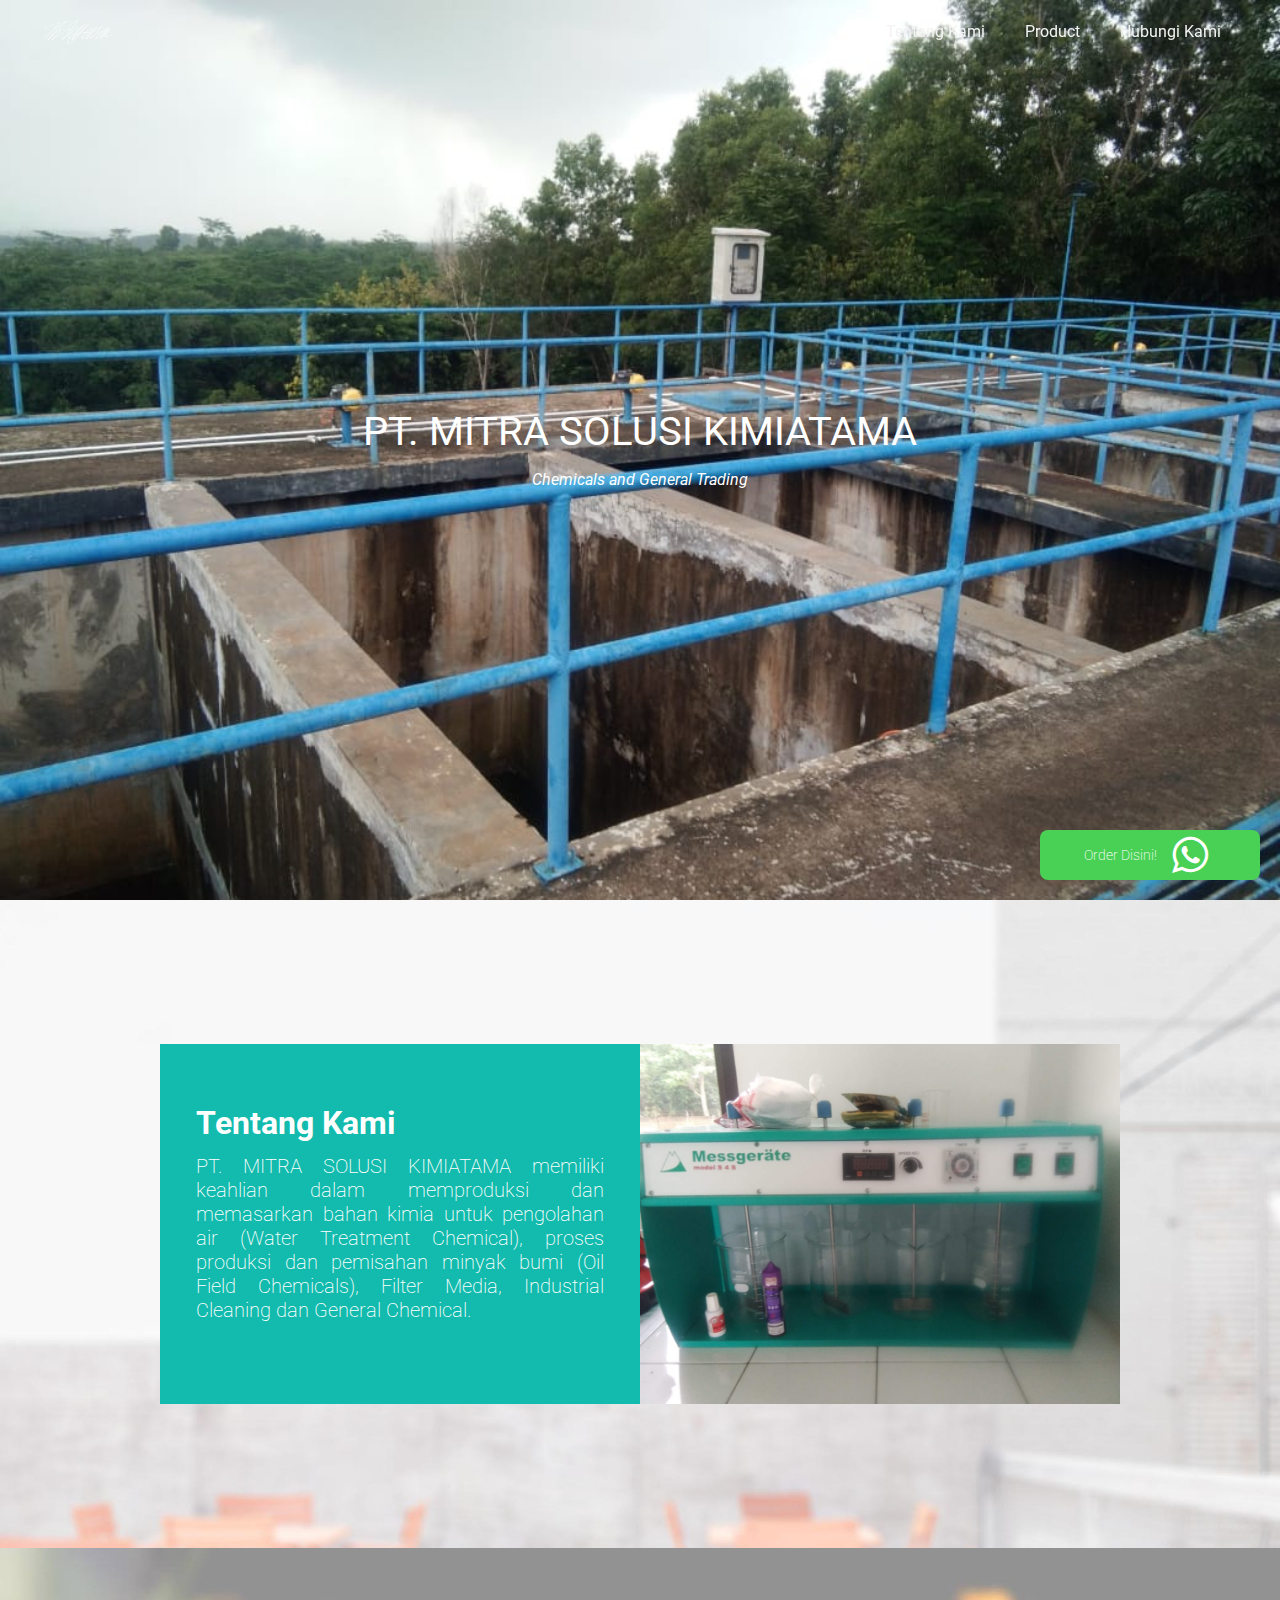
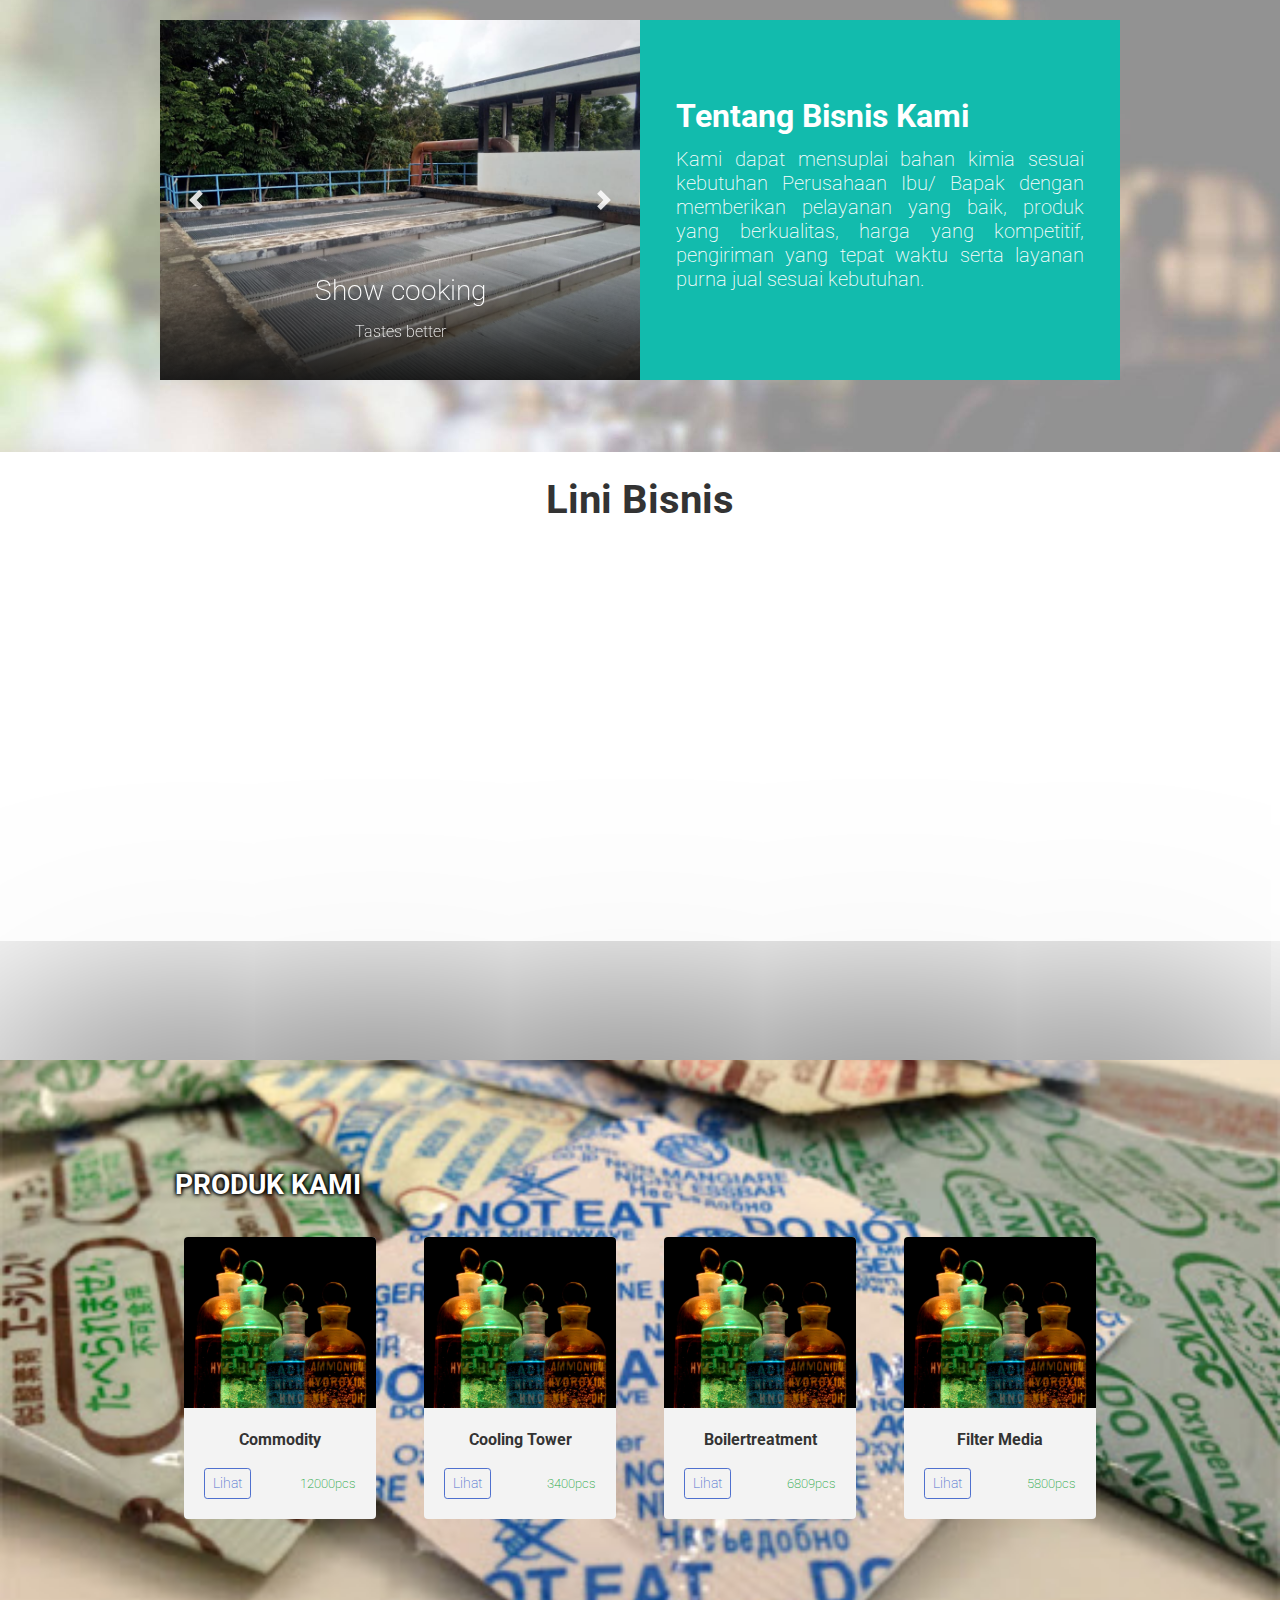
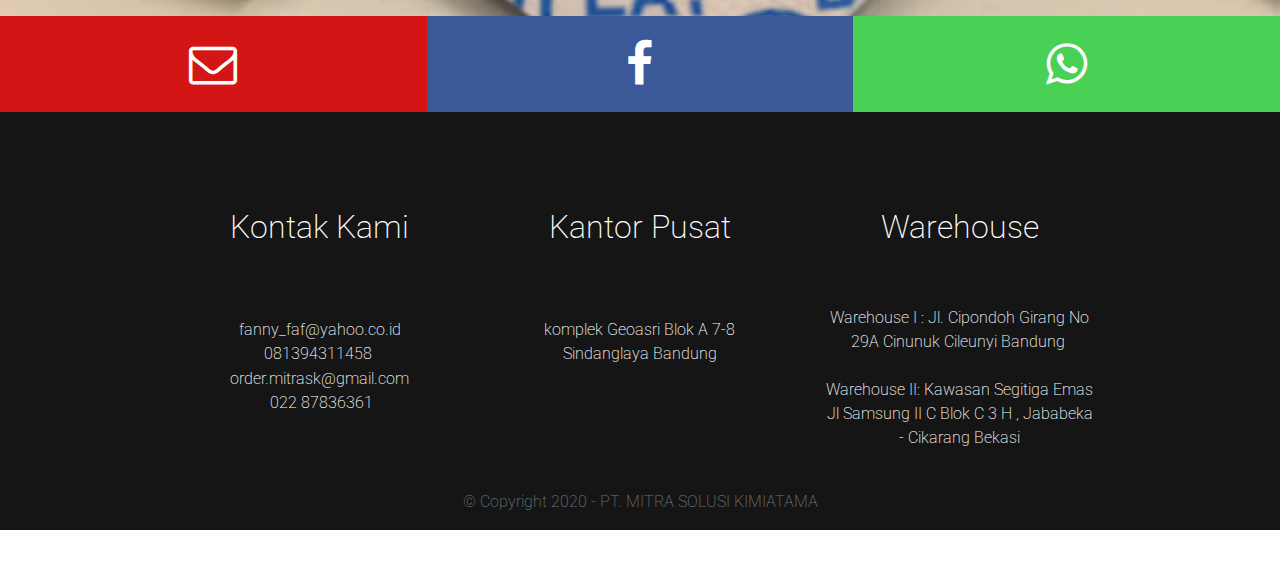
<file: index.html>
<!DOCTYPE html>
<html>

<head>
  <meta charset="utf-8">
  <meta name="viewport" content="width=device-width, initial-scale=1">
  <!-- PAGE settings -->
  <link rel="icon" href="assets/Image/3.png">
  <title>Kimiatama</title>
  <!-- CSS dependencies -->
  <link rel="stylesheet" href="https://cdnjs.cloudflare.com/ajax/libs/font-awesome/4.7.0/css/font-awesome.min.css" type="text/css">
  <link rel="stylesheet" href="aquamarine.css" type="text/css">
  <!-- Script: Make my navbar transparent when the document is scrolled to top -->
  <script src="js/navbar-ontop.js"></script>
  <!-- Script: Animated entrance -->
  <script src="js/animate-in.js"></script>
</head>

<body>
  <!-- Navbar -->
  <!-- Cover -->
  <div class="py-5 text-center text-white h-100 align-items-center d-flex section-parallax" >
    <div class="py-5 container-fluid">
      <div class="row text-center">
        <div class="mx-auto col-lg-8 col-md-10">
          <h1><b>PT. MITRA SOLUSI KIMIATAMA</b></h1><i><b>Chemicals and General Trading</b></i>
        </div>
      </div>
    </div>
  </div>
  <nav class="navbar navbar-expand-lg navbar-dark fixed-top bg-primary">
    <div class="container-fluid">
      <div class="row">
        <div class="col-md-12"><img class="img-fluid d-block rounded-circle" src="assets/Image/3.png" width="75"></div>
      </div> <button class="navbar-toggler navbar-toggler-right border-0 collapsed" type="button" data-toggle="collapse" data-target="#navbar4" aria-expanded="false">
        <span class="navbar-toggler-icon"></span>
      </button>
      <div class="navbar-collapse collapse justify-content-center" id="navbar4">
        <ul class="navbar-nav ml-auto">
          <li class="nav-item mx-2 text-light">
            <a class="nav-link" href="#asd"><b class="text-light">Tentang Kami</b></a>
          </li>
          <li class="nav-item mx-2">
            <a class="nav-link" href="#menu"><b class="text-light">Product</b></a>
          </li>
          <li class="nav-item mx-2">
            <a class="nav-link" href="#venue"><b class="text-light">Hubungi Kami</b></a>
          </li>
        </ul>
      </div>
    </div>
  </nav>
  <!-- Intro -->
  <div class="py-5" style="	background-image: url(&quot;assets/Image/cover_light_2.jpg&quot;);	background-position: top left;	background-size: 1000;	background-repeat: no-repeat;" id="asd">
    <div class="container">
      <div class="row my-5 bg-primary">
        <div class="p-4 col-md-6 rounded my-3" >
          <h2 class=" mb-2"><b><b>Tentang Kami</b></b></h2>
          <h5 class="text-justify">PT. MITRA SOLUSI KIMIATAMA memiliki keahlian dalam memproduksi dan memasarkan bahan kimia untuk pengolahan air (Water Treatment Chemical), proses produksi dan pemisahan minyak bumi (Oil Field Chemicals), Filter Media, Industrial Cleaning dan General Chemical.</h5>
        </div>
        <div class="p-0 col-md-6 d-none d-md-block">
          <img class="img-fluid d-block section-dark" src="assets/Image/WhatsApp Image 2020-06-20 at 02.31.27 (2).jpeg"> </div>
      </div>
    </div>
  </div>
  <div class="py-5" style="	background-image: url(&quot;assets/Image/cover_light_4.jpg&quot;);	background-position: top left;	background-size: 1000;	background-repeat: no-repeat;" id="asd">
    <div class="container">
      <div class="row">
        <div class="col-md-12">
          <div class="row bg-primary">
            <div class="p-0 col-md-6">
              <div class="carousel slide" data-ride="carousel" id="carousel1">
                <div class="carousel-inner" role="listbox">
                  <div class="carousel-item">
                    <img class="d-block img-fluid w-100" src="assets/Image/Home.jpeg" alt="first slide">
                    <div class="carousel-caption">
                      <h3>Dining room</h3>
                      <p>Good architecture, better food</p>
                    </div>
                  </div>
                  <div class="carousel-item active">
                    <img class="d-block img-fluid w-100" src="assets/Image/WhatsApp Image 2020-06-20 at 02.31.27.jpeg" data-holder-rendered="true">
                    <div class="carousel-caption">
                      <h3>Show cooking</h3>
                      <p>Tastes better</p>
                    </div>
                  </div>
                  <div class="carousel-item">
                    <img class="d-block img-fluid w-100" src="assets/Image/WhatsApp Image 2020-06-20 at 02.31.27 (2).jpeg" data-holder-rendered="true">
                    <div class="carousel-caption">
                      <h3>Relax area</h3>
                      <p>Take the time to chill</p>
                    </div>
                  </div>
                </div>
                <a class="carousel-control-prev" href="#carousel1" role="button" data-slide="prev"> <span class="carousel-control-prev-icon" aria-hidden="true"></span> <span class="sr-only">Previous</span> </a>
                <a class="carousel-control-next" href="#carousel1" role="button" data-slide="next"> <span class="carousel-control-next-icon" aria-hidden="true"></span> <span class="sr-only">Next</span> </a>
              </div>
            </div>
            <div class="p-4 col-md-6 align-self-center text-justify">
              <div class="row">
                <div class="col-md-12">
                  <h2 class="mb-2 text-left"><b><b>Tentang Bisnis Kami</b></b></h2>
                </div>
              </div>
              <h5>Kami dapat mensuplai bahan kimia sesuai kebutuhan Perusahaan Ibu/ Bapak dengan memberikan pelayanan yang baik, produk yang berkualitas, harga yang kompetitif, pengiriman yang tepat waktu serta layanan purna jual sesuai kebutuhan.</h5>
            </div>
          </div>
        </div>
      </div>
    </div>
  </div>
  <!-- Gallery -->
  <!-- Menu -->
  <!-- Carousel reviews -->
  <!-- Carousel venue -->
  <div class="py-3 text-center">
    <div class="container">
      <div class="row">
        <div class="col-md-12 text-center">
          <h1 class=""><b><b>Lini Bisnis</b></b></h1>
        </div>
      </div>
      <div class="row justify-content-center">
        <div class="col-md-4 p-4 animate-in-left">
          <img class="img-fluid d-block mx-auto rounded" src="assets/Image/icon-automation.png" width="125">
          <h4 class="mt-1"> <b>Produksi</b></h4>
          <p> Lorem ipsum, dolor sit amet consectetur adipisicing elit. Commodi accusamus voluptatibus rerum odio ipsam eligendi rem&nbsp;</p>
        </div>
        <div class="col-md-4  p-4 animate-in-down"> <img class="img-fluid d-block mx-auto rounded" src="assets/Image/pemasaran.png" width="125">
          <h4 class="mt-1"> <b>Pemasaran</b></h4>
          <p>Lorem ipsum, dolor sit amet consectetur adipisicing elit. Commodi accusamus voluptatibus rerum odio ipsam eligendi rem </p>
        </div>
        <div class="col-md-4 p-4 animate-in-right">
          <img class="img-fluid d-block mx-auto rounded" src="assets/Image/supplier.png" width="125">
          <h4 class="mt-1"> <b>Supplier</b></h4>
          <p>Lorem ipsum, dolor sit amet consectetur adipisicing elit. Commodi accusamus voluptatibus rerum odio ipsam eligendi rem </p>
        </div>
      </div>
    </div>
  </div>
  <div class="py-5">
    <div class="container">
    </div>
  </div>
  <div class="py-5" style="	background-image: url(assets/Image/1.jpg);	background-position: top bottom;	background-size: 1000;	background-repeat: no-repeat;	box-shadow: 0px 0px 1000px  black;">
    <div class="container carousel">
      <div class="row">
        <div class="col-md-12">
          <h3 class="text-white text-uppercase mb-2 text-left pt-4"><b><b style="	text-shadow: 0px 0px 4px black, 0px 0px 4px black, 0px 0px 4px black;" class="mb-1">produk kami</b></b></h3>
        </div>
      </div>
      <div class="row">
         <div class="col-md-3 col-6 p-3 hovereffect" >
          <div class="card box-shadow">
            <img class="card-img-top" src="assets/Image/Chemicals_in_flasks.jpg">
            <div class="card-body">
              <p class="break text-nowrap"><b><b>Commodity</b></b></p>
              <div class="d-flex justify-content-between align-items-center">
                <div class="btn-group">
                  <a class="btn btn-outline-secondary btn-sm" href="Commodity.html">Lihat</a>
                </div> <small class="text-success">12000pcs</small>
              </div>
            </div>
          </div>
        </div>
        <div class="col-md-3 col-6 p-3 hovereffect">
          <div class="card box-shadow">
            <img class="card-img-top" src="assets/Image/Chemicals_in_flasks.jpg">
            <div class="card-body">
              <p class="break text-nowrap"><b><b>Cooling Tower</b></b></p>
              <div class="d-flex justify-content-between align-items-center">
                <div class="btn-group">
                  <a class="btn btn-outline-secondary btn-sm" href="#">Lihat</a>
                </div> <small class="text-success">3400pcs</small>
              </div>
            </div>
          </div>
        </div>
        <div class="col-md-3 col-6 p-3 hovereffect">
          <div class="card box-shadow">
            <img class="card-img-top" src="assets/Image/Chemicals_in_flasks.jpg">
            <div class="card-body">
              <p class="break text-nowrap"><b><b>Boilertreatment</b></b></p>
              <div class="d-flex justify-content-between align-items-center">
                <div class="btn-group">
                  <a class="btn btn-outline-secondary btn-sm" href="#">Lihat</a>
                </div> <small class="text-success">6809pcs</small>
              </div>
            </div>
          </div>
        </div>
        <div class="col-md-3 col-6 p-3 hovereffect">
          <div class="card box-shadow">
            <img class="card-img-top" src="assets/Image/Chemicals_in_flasks.jpg">
            <div class="card-body">
              <p class="break text-nowrap"><b><b>Filter</b> <b>Media</b></b></p>
              <div class="d-flex justify-content-between align-items-center">
                <div class="btn-group">
                  <a class="btn btn-outline-secondary btn-sm" href="#">Lihat</a>
                </div> <small class="text-success">5800pcs</small>
              </div>
            </div>
          </div>
        </div>
      </div>
      <div class="row">
        <div class="col-md-12">
          <div class="row">
          </div>
          <div class="row">
          </div>
        </div>
      </div>
    </div>
  </div>
  <div class="">
    <div class="container-fluid">
      <div class="row">
        <div class="col-md-12">
          <div class="row">
            <div class="col-md-4 col-4 text-center" style="	background-image: linear-gradient(to bottom, #d41515, #d41515);	background-position: top left;	background-size: 100%;	background-repeat: repeat;"><i class="fa fa-fw fa-3x text-white my-3 fa-envelope-o"></i></div>
            <div class="col-md-4 col-4 text-center" style="	background-image: linear-gradient(to bottom, rgb(59, 89, 152), rgb(59, 89, 152));	background-position: top left;	background-size: 100%;	background-repeat: repeat;"><i class="fa fa-fw fa-facebook fa-3x text-white py-3"></i></div>
            <div class="col-md-4 col-4 text-center" style="	background-image: linear-gradient(to bottom, #49d155, #49d155);	background-position: top left;	background-size: 100%;	background-repeat: repeat;"><i class="fa fa-fw fa-3x text-white my-3 fa-whatsapp"></i></div>
          </div>
        </div>
      </div>
    </div>
  </div>
  <!-- Events -->
  <!-- Parallax section -->
  <!-- Footer -->
  <div class="text-center bg-dark pt-5">
    <div class="container">
      <div class="row">
        <div class="col-md-4 p-3 text-center" >
          <h2 class="mb-4">Kontak Kami</h2>
          <div class="row">
            <div class="col-md-12 py-4">
              <div class="row">
                <div class="col-md-12">
                  <p class="m-0 text-center">
                    <a href="tel:+246 - 542 550 5462" class="text-white"> fanny_faf@yahoo.co.id</a>
                  </p>
                  <p class="m-0 text-center">
                    <a href="tel:+246 - 542 550 5462" class="text-white"> 081394311458&nbsp;</a></p>
                </div>
              </div>
              <div class="row">
                <div class="col-md-12">
                </div>
              </div>
              <div class="row">
                <div class="col-md-12">
                  <p class="m-0 text-center">
                    <a href="tel:+246 - 542 550 5462" class="text-white"> order.mitrask@gmail.com</a>
                  </p>
                  <p class="m-0 text-center"><a href="tel:+246 - 542 550 5462" class="text-white">&nbsp;022 87836361</a></p>
                </div>
              </div>
            </div>
          </div>
        </div>
        <div class="col-md-4 p-3">
          <h2 class="mb-4">Kantor Pusat</h2>
          <p  class="py-4">komplek Geoasri Blok A 7-8 Sindanglaya Bandung</p>
        </div>
        <div class="col-md-4 p-3">
          <h2 class="mb-4">Warehouse</h2>
          <p ><br>Warehouse I : Jl. Cipondoh Girang No 29A Cinunuk Cileunyi Bandung&nbsp;<br><br>Warehouse II: Kawasan Segitiga Emas Jl Samsung II C Blok C 3 H , Jababeka - Cikarang Bekasi</p>
        </div>
      </div>
      <div class="row">
        <div class="col-md-12">
          <p class="text-center text-muted">© Copyright 2020 -&nbsp;PT. MITRA SOLUSI KIMIATAMA</p>
        </div>
      </div>
    </div>
  </div>
  <!-- JavaScript dependencies -->
  <script src="https://code.jquery.com/jquery-3.3.1.min.js"></script>
  <script src="https://cdnjs.cloudflare.com/ajax/libs/popper.js/1.14.3/umd/popper.min.js" integrity="sha384-ZMP7rVo3mIykV+2+9J3UJ46jBk0WLaUAdn689aCwoqbBJiSnjAK/l8WvCWPIPm49" crossorigin="anonymous"></script>
  <script src="https://stackpath.bootstrapcdn.com/bootstrap/4.1.3/js/bootstrap.min.js" integrity="sha384-ChfqqxuZUCnJSK3+MXmPNIyE6ZbWh2IMqE241rYiqJxyMiZ6OW/JmZQ5stwEULTy" crossorigin="anonymous"></script>
  <!-- Script: Smooth scrolling between anchors in the same page -->
  <script src="js/smooth-scroll.js"></script>
  <pingendo onclick="window.open('https://api.whatsapp.com/send?phone=082298913522&text=Hallo')" style="cursor:pointer;position: fixed;bottom: 20px;right:20px;padding:4px;background-color: #49d155;border-radius: 8px; width:220px;display:flex;flex-direction:row;align-items:center;justify-content:center;font-size:14px;color:white">Order Disini!&nbsp;&nbsp;<i class="fa fa-fw fa-3x text-white fa-whatsapp" class="d-block" alt="Pingendo logo" height="16"></pingendo>
</body>

</html>
</file>
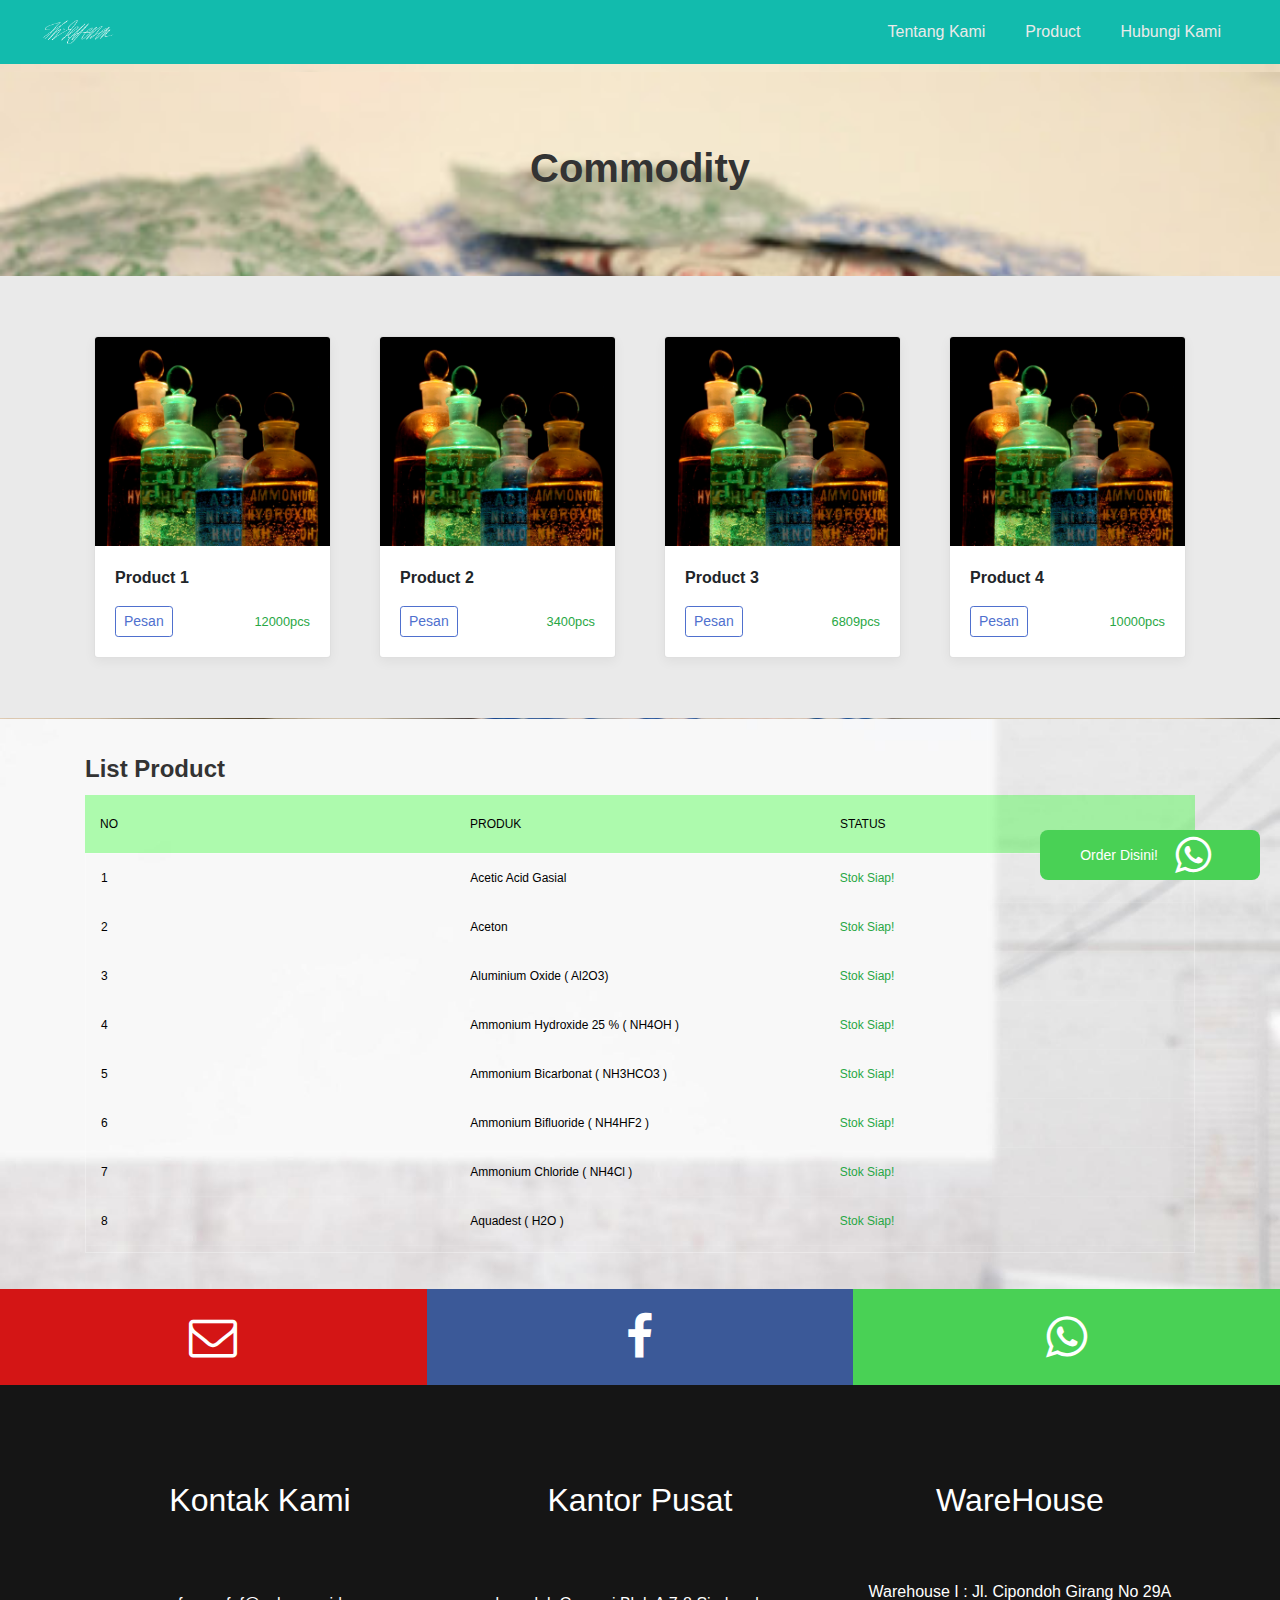
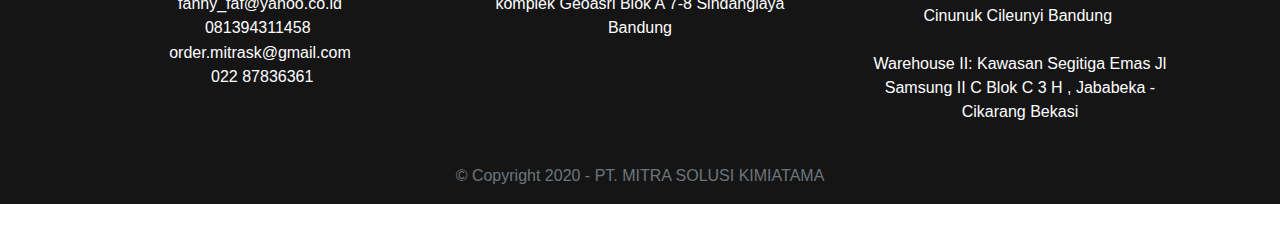
<file: Commodity.html>
<!DOCTYPE html>
<html>

<head>
  <meta charset="utf-8">
  <meta name="viewport" content="width=device-width, initial-scale=1">
  <!-- PAGE settings -->
  <link rel="icon" href="assets/Image/3.png">
  <title>Commodity</title>

  <!-- CSS dependencies -->
  <link rel="stylesheet" href="https://cdnjs.cloudflare.com/ajax/libs/font-awesome/4.7.0/css/font-awesome.min.css" type="text/css">
  <link rel="stylesheet" href="wireframe.css">
</head>

<body class="back py-5">
  <div class="collapse bg-dark" id="navbarHeader">
    <div class="container">
      <div class="row">
        <div class="col-md-7 py-4">
          <h4>About</h4>
          <p class="text-info">Lorem ipsum dolor sit amet, consectetur adipiscing elit, sed do eiusmod tempor incididunt ut labore et dolore magna aliqua. Ut enim ad minim veniam, quis nostrud exercitation ullamco laboris nisi ut aliquip ex ea commodo consequat.</p>
        </div>
        <div class="col-md-3 offset-md-1 py-4">
          <h4>Contact</h4>
          <ul class="list-unstyled">
            <li>
              <a href="#" class="text-secondary">Follow on Twitter</a>
            </li>
            <li>
              <a href="#" class="text-secondary">Like on Facebook</a>
            </li>
            <li>
              <a href="#" class="text-secondary">Email me</a>
            </li>
          </ul>
        </div>
      </div>
    </div>
  </div>
  <div class="text-center back py-5">
    <div class="container">
      <div class="row justify-content-center">
        <div class="col-md-9">
          <h1><b><b>Commodity</b></b></h1>
        </div>
      </div>
    </div>
  </div>
  <nav class="navbar navbar-expand-lg navbar-dark fixed-top bg-primary">
    <div class="container-fluid">
      <div class="row">
        <div class="col-md-12"><img class="img-fluid d-block rounded-circle" src="assets/Image/3.png" width="75"></div>
      </div> <button class="navbar-toggler navbar-toggler-right border-0 collapsed" type="button" data-toggle="collapse" data-target="#navbar4" aria-expanded="false">
        <span class="navbar-toggler-icon"></span>
      </button>
      <div class="navbar-collapse collapse justify-content-center" id="navbar4">
        <ul class="navbar-nav ml-auto">
          <li class="nav-item mx-2 text-light">
            <a class="nav-link" href="index.html"><b class="text-light">Tentang Kami</b></a>
          </li>
          <li class="nav-item mx-2">
            <a class="nav-link" href="index.html"><b class="text-light">Product</b></a>
          </li>
          <li class="nav-item mx-2">
            <a class="nav-link" href="#venue"><b class="text-light">Hubungi Kami</b></a>
          </li>
        </ul>
      </div>
    </div>
  </nav>
   <div class="py-4 bg-light" >
    <div class="container">
      <div class="row">
        <div class="col-md-3 col-6 p-3 hovereffect">
          <div class="card box-shadow">
            <img class="card-img-top" src="assets/Image/Chemicals_in_flasks.jpg">
            <div class="card-body">
              <p class="break text-nowrap"><b><b>Product 1</b></b></p>
              <div class="d-flex justify-content-between align-items-center">
                <div class="btn-group">
                  <a class="btn btn-outline-secondary btn-sm" href="Commodity.html">Pesan</a>
                </div> <small class="text-success">12000pcs</small>
              </div>
            </div>
          </div>
        </div>
        <div class="col-md-3 col-6 p-3 hovereffect">
          <div class="card box-shadow">
            <img class="card-img-top" src="assets/Image/Chemicals_in_flasks.jpg">
            <div class="card-body">
              <p class="break text-nowrap"><b><b>Product 2</b></b></p>
              <div class="d-flex justify-content-between align-items-center">
                <div class="btn-group">
                  <a class="btn btn-outline-secondary btn-sm" href="#">Pesan</a>
                </div> <small class="text-success">3400pcs</small>
              </div>
            </div>
          </div>
        </div>
        <div class="col-md-3 col-6 p-3 hovereffect">
          <div class="card box-shadow">
            <img class="card-img-top" src="assets/Image/Chemicals_in_flasks.jpg">
            <div class="card-body">
              <p class="break text-nowrap"><b><b>Product 3</b></b></p>
              <div class="d-flex justify-content-between align-items-center">
                <div class="btn-group">
                  <a class="btn btn-outline-secondary btn-sm" href="#">Pesan</a>
                </div> <small class="text-success">6809pcs</small>
              </div>
            </div>
          </div>
        </div>
        <div class="col-md-3 col-6 p-3 hovereffect">
          <div class="card box-shadow">
            <img class="card-img-top" src="assets/Image/Chemicals_in_flasks.jpg">
            <div class="card-body">
              <p class="break text-nowrap"><b><b>Product 4</b></b></p>
              <div class="d-flex justify-content-between align-items-center">
                <div class="btn-group">
                  <a class="btn btn-outline-secondary btn-sm" href="#">Pesan</a>
                </div> <small class="text-success">10000pcs</small>
              </div>
            </div>
          </div>
        </div>
      </div>
    </div>
  </div>
      <div class="row">
        <div class="col-md-12">
          <div class="row">
          </div>
          <div class="row">
          </div>
        </div>
      </div>
    </div>
  </div>
  <div class="text-center py-2" style="	background-image: url(&quot;assets/Image/cover_light_2.jpg&quot;);	background-size: cover;	background-position: top left;	background-repeat: repeat;">
   <div class="container">
      <div class="row">
        <div class="col-md-12 my-3">
          <section>
            <h4 class="text-left"><b><b>List Product</b></b></h4>
            <div class="tbl-header">
              <table cellpadding="0" cellspacing="0">
                <thead>
                  <tr>
                    <th>NO</th>
                    <th>Produk</th>
                    <th>Status</th>
                  </tr>
                </thead>
              </table>
            </div>
            <div class="tbl-content">
              <table cellpadding="0" cellspacing="0">
                <tbody>
                  <tr>
                    <td><b>1</b></td>
                    <td><b>Acetic Acid Gasial</b></td>
                    <td class="text-success"><b>Stok Siap!</b></td>
                  </tr>
                  <tr>
                    <td><b>2</b></td>
                    <td><b>Aceton</b></td>
                    <td class="text-success"><b>Stok Siap!</b></td>
                  </tr>
                  <tr>
                    <td><b>3</b></td>
                    <td><b>Aluminium Oxide ( Al2O3)</b></td>
                    <td class="text-success"><b>Stok Siap!</b></td>
                  </tr>
                  <tr>
                    <td><b>4</b></td>
                    <td><b>Ammonium Hydroxide 25 % ( NH4OH )</b></td>
                    <td class="text-success"><b>Stok Siap!</b></td>
                  </tr>
                  <tr>
                    <td><b>5</b></td>
                    <td><b>Ammonium Bicarbonat ( NH3HCO3 )</b></td>
                    <td class="text-success"><b>Stok Siap!</b></td>
                  </tr>
                  <tr>
                    <td><b>6</b></td>
                    <td><b>Ammonium Bifluoride ( NH4HF2 )</b></td>
                    <td class="text-success"><b>Stok Siap!</b></td>
                  </tr>
                  <tr>
                    <td><b>7</b></td>
                    <td><b>Ammonium Chloride ( NH4Cl )</b></td>
                    <td class="text-success"><b>Stok Siap!</b></td>
                  </tr>
                  <tr>
                    <td><b>8</b></td>
                    <td><b>Aquadest ( H2O )</b></td>
                    <td class="text-success"><b>Stok Siap!</b></td>
                  </tr>
                  <tr>
                    <td><b>9</b></td>
                    <td><b>Boric Acid ( H3BO3 )</b></td>
                    <td class="text-success"><b>Stok Siap!</b></td>
                  </tr>
                  <tr>
                    <td><b>10</b></td>
                    <td><b>Calsium Carbonat ( CaCO3 )</b></td>
                    <td class="text-success"><b>Stok Siap!</b></td>
                  </tr>
                  <tr>
                    <td><b>11</b></td>
                    <td><b>Calsium Chloride (CaCl2) Flakes</b></td>
                    <td class="text-success"><b>Stok Siap!</b></td>
                  </tr>
                  <tr>
                    <td><b>12</b></td>
                    <td><b><b><span style="font-weight: normal;">Calsium Oxide (CaO)</span></b></b></td>
                    <td class="text-success"><b>Stok Siap!</b></td>
                  </tr>
                  <tr>
                    <td><b>13</b></td>
                    <td><b>Calsium Hydroxide Staked Lime (Ca(OH )2)</b></td>
                    <td class="text-success"><b>Stok Siap!</b></td>
                  </tr>
                  <tr>
                    <td><b>14</b></td>
                    <td><b>Caporit (CaOCl2)</b></td>
                    <td class="text-success"><b>Stok Siap!</b></td>
                  </tr>
                  <tr>
                    <td><b>15</b></td>
                    <td><b>Citric Acid</b></td>
                    <td class="text-success"><b>Stok Siap!</b></td>
                  </tr>
                  <tr>
                    <td><b>16</b></td>
                    <td><b>Cromic Acid</b></td>
                    <td class="text-success"><b>Stok Siap!</b></td>
                  </tr>
                  <tr>
                    <td><b>17</b></td>
                    <td><b>Disodium Phosphat Anhidrous</b></td>
                    <td class="text-success"><b>Stok Siap!</b></td>
                  </tr>
                  <tr>
                    <td><b>18</b></td>
                    <td><b>Ethanol ( Alcohol )</b></td>
                    <td class="text-success"><b>Stok Siap!</b></td>
                  </tr>
                  <tr>
                    <td><b>19</b></td>
                    <td><b>Ethylen Glicol (C2H6O2)</b></td>
                    <td class="text-success"><b>Stok Siap!</b></td>
                  </tr>
                  <tr>
                    <td><b>20</b></td>
                    <td><b>Ferric Chloride Liquid (FeCl3)</b></td>
                    <td class="text-success"><b>Stok Siap!</b></td>
                  </tr>
                  <tr>
                    <td><b>21</b></td>
                    <td><b>Ferric Chloride Powder (FeCl3)</b></td>
                    <td class="text-success"><b>Stok Siap!</b></td>
                  </tr>
                  <tr>
                    <td><b>22</b></td>
                    <td><b>Ferric Sulfat Liquid (Fe2(SO4)3)</b></td>
                    <td class="text-success"><b>Stok Siap!</b></td>
                  </tr>
                  <tr>
                    <td><b>23</b></td>
                    <td><b>Ferrous Sulfat (FeSO4)</b></td>
                    <td class="text-success"><b>Stok Siap!</b></td>
                  </tr>
                  <tr>
                    <td><b>24</b></td>
                    <td><b>Formic Acid</b></td>
                    <td class="text-success"><b>Stok Siap!</b></td>
                  </tr>
                  <tr>
                    <td><b>25</b></td>
                    <td><b>Hydrazine Hydrate 54,7 %</b></td>
                    <td class="text-success"><b>Stok Siap!</b></td>
                  </tr>
                  <tr>
                    <td><b>26</b></td>
                    <td><b>Hydrocloric Acid ( HCl ) 32 - 33 %</b></td>
                    <td class="text-success"><b>Stok Siap!</b></td>
                  </tr>
                  <tr>
                    <td><b>27</b></td>
                    <td><b>Hydrofloric Acid ( HF 55 % )</b></td>
                    <td class="text-success"><b>Stok Siap!</b></td>
                  </tr>
                  <tr>
                    <td><b>28</b></td>
                    <td><b>Hydrogen Peroxide ( H2O2 )</b></td>
                    <td class="text-success"><b>Stok Siap!</b></td>
                  </tr>
                  <tr>
                    <td><b>29</b></td>
                    <td><b>Iso Propyl Alcohol ( IPA )</b></td>
                    <td class="text-success"><b>Stok Siap!</b></td>
                  </tr>
                  <tr>
                    <td><b>30</b></td>
                    <td><b>Kaporit Powder 60 %</b></td>
                    <td class="text-success"><b>Stok Siap!</b></td>
                  </tr>
                  <tr>
                    <td><b>31</b></td>
                    <td><b>Methanol ( CH3OH )</b></td>
                    <td class="text-success"><b>Stok Siap!</b></td>
                  </tr>
                  <tr>
                    <td><b>32</b></td>
                    <td><b>Methylen Chloride</b></td>
                    <td class="text-success"><b>Stok Siap!</b></td>
                  </tr>
                  <tr>
                    <td><b>33</b></td>
                    <td><b>Mono Ethylen Glycol ( MEG )</b></td>
                    <td class="text-success"><b>Stok Siap!</b></td>
                  </tr>
                  <tr>
                    <td><b>34</b></td>
                    <td><b>Mono Propylen Glycol</b></td>
                    <td class="text-success"><b>Stok Siap!</b></td>
                  </tr>
                  <tr>
                    <td>35</td>
                    <td contenteditable="true"><b>Nitric Acid (HNO3)</b></td>
                    <td class="text-success"><b>Stok Siap!</b></td>
                  </tr>
                  <tr>
                    <td><b>36</b></td>
                    <td>Normal Hexane</td>
                    <td class="text-success"><b>Stok Siap!</b></td>
                  </tr>
                  <tr>
                    <td><b>37</b></td>
                    <td><b>Oxalic Acid</b></td>
                    <td class="text-success"><b>Stok Siap!</b></td>
                  </tr>
                  <tr>
                    <td><b>38</b></td>
                    <td><b>Phosphoric Acid (H3PO4)</b></td>
                    <td class="text-success"><b>Stok Siap!</b></td>
                  </tr>
                  <tr>
                    <td><b>39</b></td>
                    <td><b>Poly Aluminum Cloride (Liquid)</b></td>
                    <td class="text-success"><b>Stok Siap!</b></td>
                  </tr>
                  <tr>
                    <td><b>40</b></td>
                    <td contenteditable="true"><b>Poly Aluminum Cloride (Powder)</b></td>
                    <td class="text-success"><b>Stok Siap!</b></td>
                  </tr>
                  <tr>
                    <td><b>41</b></td>
                    <td>Potassium Hydroxide (KOH) Flakes</td>
                    <td class="text-success"><b>Stok Siap!</b></td>
                  </tr>
                  <tr>
                    <td><b>42</b></td>
                    <td><b>Potassium Chloride (KCl)</b></td>
                    <td class="text-success"><b>Stok Siap!</b></td>
                  </tr>
                  <tr>
                    <td><b>43</b></td>
                    <td><b>Potassium Permanganate (KMnO4)</b></td>
                    <td class="text-success"><b>Stok Siap!</b></td>
                  </tr>
                  <tr>
                    <td><b>44</b></td>
                    <td><b>Sodium Bicarbonate</b></td>
                    <td class="text-success"><b>Stok Siap!</b></td>
                  </tr>
                  <tr>
                    <td><b>45</b></td>
                    <td><b>Sodium Carbonate / Soda Ash (Na2CO3)</b></td>
                    <td class="text-success"><b>Stok Siap!</b></td>
                  </tr>
                  <tr>
                    <td>46</td>
                    <td><b>Sodium Chlorite (NaClO2)</b></td>
                    <td class="text-success"><b>Stok Siap!</b></td>
                  </tr>
                  <tr>
                    <td><b>47</b></td>
                    <td><b>Sodium Cloride (NaCl)</b></td>
                    <td class="text-success"><b>Stok Siap!</b></td>
                  </tr>
                  <tr>
                    <td><b>48</b></td>
                    <td><b>Sodium Hydrosulfite (NaHSO3)</b></td>
                    <td class="text-success"><b>Stok Siap!</b></td>
                  </tr>
                  <tr>
                    <td><b>49</b></td>
                    <td><b>Sodium Hydroxide 48% (NaOH Liquid)</b></td>
                    <td class="text-success"><b>Stok Siap!</b></td>
                  </tr>
                  <tr>
                    <td><b>50</b></td>
                    <td><b>Sodium Hydroxide 98% (NaOH Flake)</b></td>
                    <td class="text-success"><b>Stok Siap!</b></td>
                  </tr>
                  <tr>
                    <td><b>51</b></td>
                    <td><b>Sodium Hypoclorite 12% ( NaOCL )</b></td>
                    <td class="text-success"><b>Stok Siap!</b></td>
                  </tr>
                  <tr>
                    <td><b>52</b></td>
                    <td><b>Sodium Hyposulfite ( Na2S2O3 )</b></td>
                    <td class="text-success"><b>Stok Siap!</b></td>
                  </tr>
                  <tr>
                    <td><b>53</b></td>
                    <td><b>Sodium Methabisulfite ( Na2SO5 )</b></td>
                    <td class="text-success"><b>Stok Siap!</b></td>
                  </tr>
                  <tr>
                    <td><b>54</b></td>
                    <td><b>Sodium Nitrate ( NaNO3 )</b></td>
                    <td class="text-success"><b>Stok Siap!</b></td>
                  </tr>
                  <tr>
                    <td><b>55</b></td>
                    <td><b>Sodium Nitrite ( NaNO2 )</b></td>
                    <td class="text-success"><b>Stok Siap!</b></td>
                  </tr>
                  <tr>
                    <td><b>56</b></td>
                    <td><b>Sodium Sulfate ( Na2SO4 ) Anhydrous</b></td>
                    <td class="text-success"><b>Stok Siap!</b></td>
                  </tr>
                  <tr>
                    <td><b>57</b></td>
                    <td><b>Sodium Sulfite ( Na2SO3 )</b></td>
                    <td class="text-success"><b>Stok Siap!</b></td>
                  </tr>
                  <tr>
                    <td><b>58</b></td>
                    <td><b>STPP</b></td>
                    <td class="text-success"><b>Stok Siap!</b></td>
                  </tr>
                  <tr>
                    <td><b>59</b></td>
                    <td><b>Sulfuric Acid 98% ( H2SO4 )</b></td>
                    <td class="text-success"><b>Stok Siap!</b></td>
                  </tr>
                  <tr>
                    <td><b>60</b></td>
                    <td><b>Cuprous Sulfate ( CuSO4 )</b></td>
                    <td class="text-success"><b>Stok Siap!</b></td>
                  </tr>
                  <tr>
                    <td><b>61</b></td>
                    <td><b>Tri Sodum Phosphat ( Na3PO4 )</b></td>
                    <td class="text-success"><b>Stok Siap!</b></td>
                  </tr>
                  <tr>
                    <td><b>62</b></td>
                    <td><b>Zinc Chloride ( ZnCl2)</b></td>
                    <td class="text-success"><b>Stok Siap!</b></td>
                  </tr>
                  <tr>
                    <td><b>63</b></td>
                    <td><b>Zinc Oxide</b></td>
                    <td class="text-success"><b>Stok Siap!</b></td>
                  </tr>
                  <tr>
                    <td><b>64</b></td>
                    <td><b>Demulsifier</b></td>
                    <td class="text-success"><b>Stok Siap!</b></td>
                  </tr>
                  <tr>
                    <td><b>65</b></td>
                    <td><b>Reverse Demulsifier</b></td>
                    <td class="text-success"><b>Stok Siap!</b></td>
                  </tr>
                  <tr>
                    <td><b>66</b></td>
                    <td><b>Degreasing Agent</b></td>
                    <td class="text-success"><b>Stok Siap!</b></td>
                  </tr>
                  <tr>
                    <td><b>67</b></td>
                    <td><b>Paraffin Solvent</b></td>
                    <td class="text-success"><b>Stok Siap!</b></td>
                  </tr>
                </tbody>
              </table>
            </div>
          </section>
        </div>
      </div>
    </div>
  </div>
  <div class="">
    <div class="container-fluid">
      <div class="row">
        <div class="col-md-12">
          <div class="row">
            <div class="col-md-4 col-4 text-center" style="	background-image: linear-gradient(to bottom, #d41515, #d41515);	background-position: top left;	background-size: 100%;	background-repeat: repeat;"><i class="fa fa-fw fa-3x text-white my-3 fa-envelope-o"></i></div>
            <div class="col-md-4 col-4 text-center" style="	background-image: linear-gradient(to bottom, rgb(59, 89, 152), rgb(59, 89, 152));	background-position: top left;	background-size: 100%;	background-repeat: repeat;"><i class="fa fa-fw fa-facebook fa-3x text-white py-3"></i></div>
            <div class="col-md-4 col-4 text-center" style="	background-image: linear-gradient(to bottom, #49d155, #49d155);	background-position: top left;	background-size: 100%;	background-repeat: repeat;"><i class="fa fa-fw fa-3x text-white my-3 fa-whatsapp"></i></div>
          </div>
        </div>
      </div>
    </div>
  </div>
  <div class="text-center bg-dark pt-5">
    <div class="container">
      <div class="row">
        <div class="col-md-4 p-3 text-center" >
          <h2 class="mb-4">Kontak Kami</h2>
          <div class="row">
            <div class="col-md-12 py-4">
              <div class="row">
                <div class="col-md-12">
                  <p class="m-0 text-center">
                    <a href="tel:+246 - 542 550 5462" class="text-white"> fanny_faf@yahoo.co.id</a>
                  </p>
                  <p class="m-0 text-center">
                    <a href="tel:+246 - 542 550 5462" class="text-white"> 081394311458&nbsp;</a></p>
                </div>
              </div>
              <div class="row">
                <div class="col-md-12">
                </div>
              </div>
              <div class="row">
                <div class="col-md-12">
                  <p class="m-0 text-center">
                    <a href="tel:+246 - 542 550 5462" class="text-white"> order.mitrask@gmail.com</a>
                  </p>
                  <p class="m-0 text-center"><a href="tel:+246 - 542 550 5462" class="text-white">&nbsp;022 87836361</a></p>
                </div>
              </div>
            </div>
          </div>
        </div>
        <div class="col-md-4 p-3">
          <h2 class="mb-4">Kantor Pusat</h2>
          <p  class="py-4">komplek Geoasri Blok A 7-8 Sindanglaya Bandung</p>
        </div>
        <div class="col-md-4 p-3">
          <h2 class="mb-4">WareHouse</h2>
          <p ><br>Warehouse I : Jl. Cipondoh Girang No 29A Cinunuk Cileunyi Bandung&nbsp;<br><br>Warehouse II: Kawasan Segitiga Emas Jl Samsung II C Blok C 3 H , Jababeka - Cikarang Bekasi</p>
        </div>
      </div>
      <div class="row">
        <div class="col-md-12">
          <p class="text-center text-muted">© Copyright 2020 -&nbsp;PT. MITRA SOLUSI KIMIATAMA</p>
        </div>
      </div>
    </div>
  </div>
  <script src="https://code.jquery.com/jquery-3.3.1.slim.min.js" integrity="sha384-q8i/X+965DzO0rT7abK41JStQIAqVgRVzpbzo5smXKp4YfRvH+8abtTE1Pi6jizo" crossorigin="anonymous"></script>
  <script src="https://cdnjs.cloudflare.com/ajax/libs/popper.js/1.14.3/umd/popper.min.js" integrity="sha384-ZMP7rVo3mIykV+2+9J3UJ46jBk0WLaUAdn689aCwoqbBJiSnjAK/l8WvCWPIPm49" crossorigin="anonymous"></script>
  <script src="https://stackpath.bootstrapcdn.com/bootstrap/4.1.3/js/bootstrap.min.js" integrity="sha384-ChfqqxuZUCnJSK3+MXmPNIyE6ZbWh2IMqE241rYiqJxyMiZ6OW/JmZQ5stwEULTy" crossorigin="anonymous"></script>
  <pingendo onclick="window.open('https://api.whatsapp.com/send?phone=082298913522&text=Hallo')" style="cursor:pointer;position: fixed;bottom: 20px;right:20px;padding:4px;background-color: #49d155;border-radius: 8px; width:220px;display:flex;flex-direction:row;align-items:center;justify-content:center;font-size:14px;color:white">Order Disini!&nbsp;&nbsp;<i class="fa fa-fw fa-3x text-white fa-whatsapp" class="d-block" alt="Pingendo logo" height="16"></pingendo>
  </body>

</html>
</file>
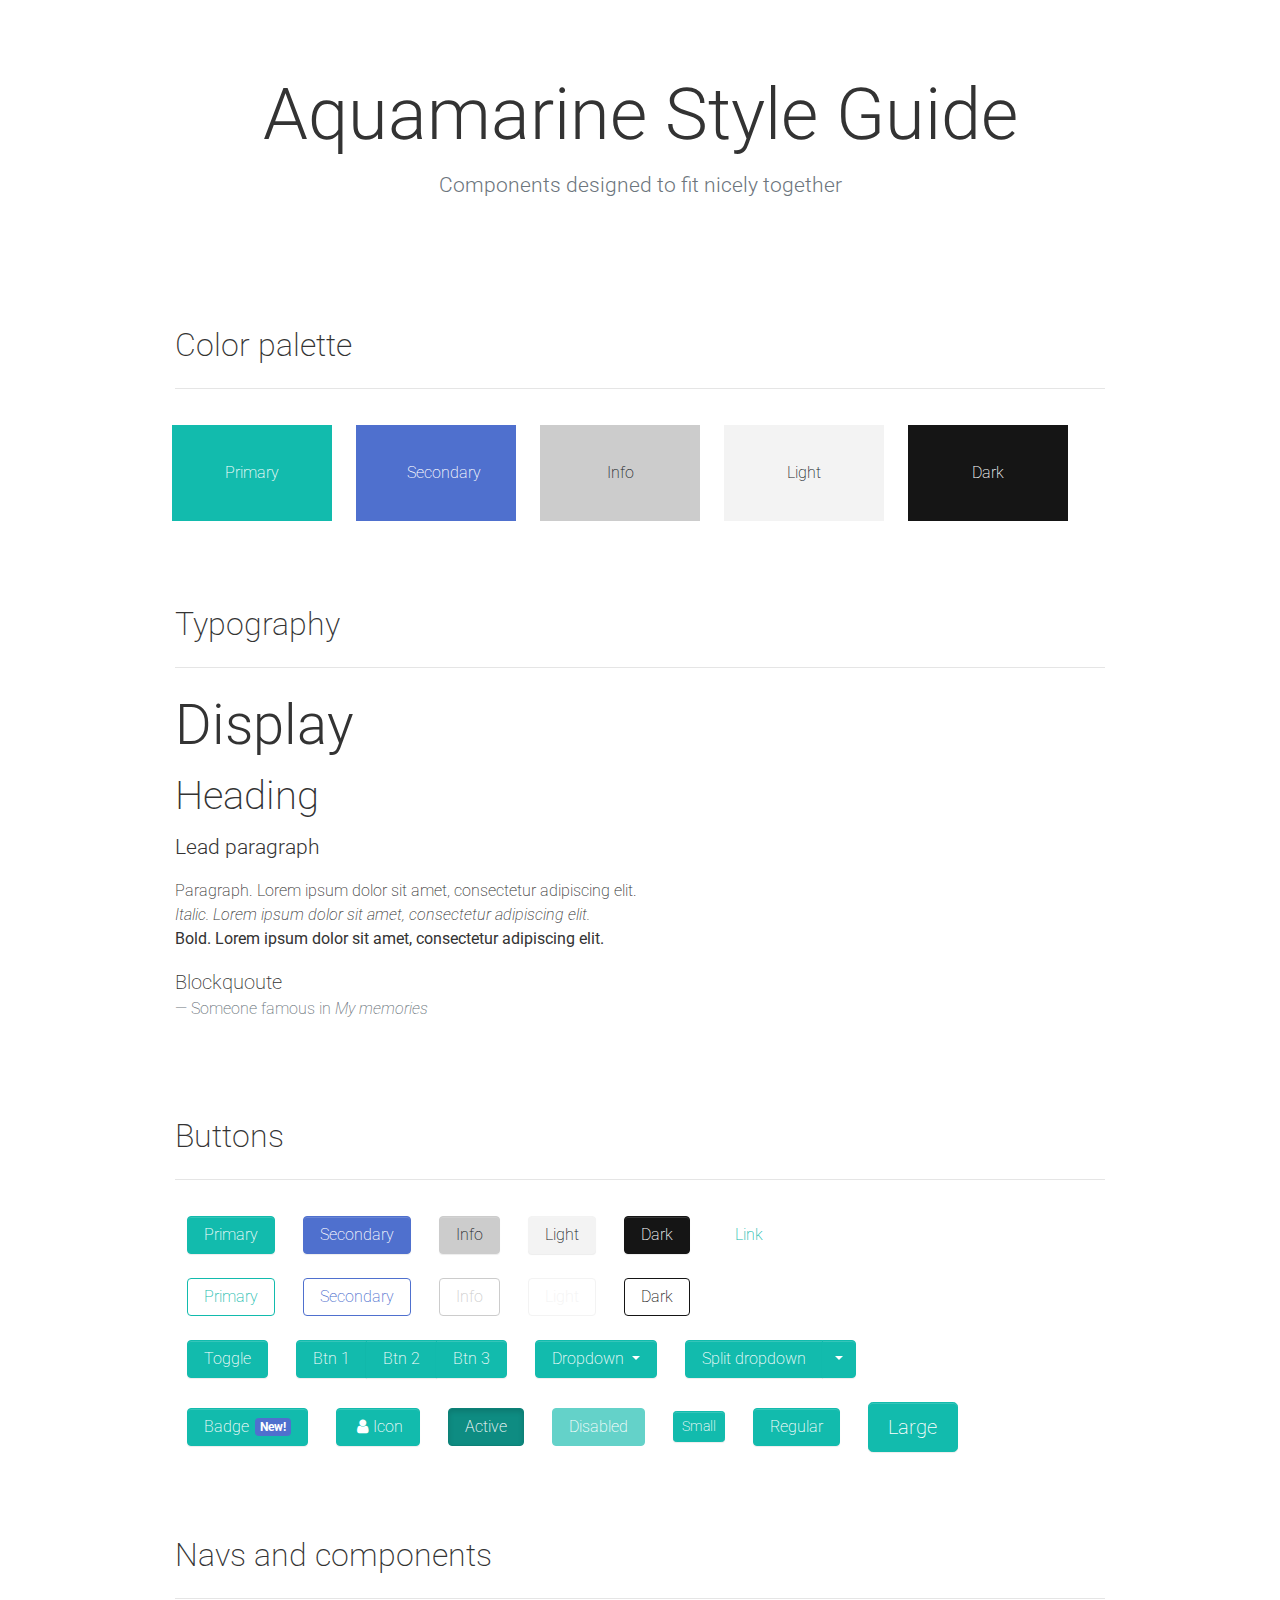
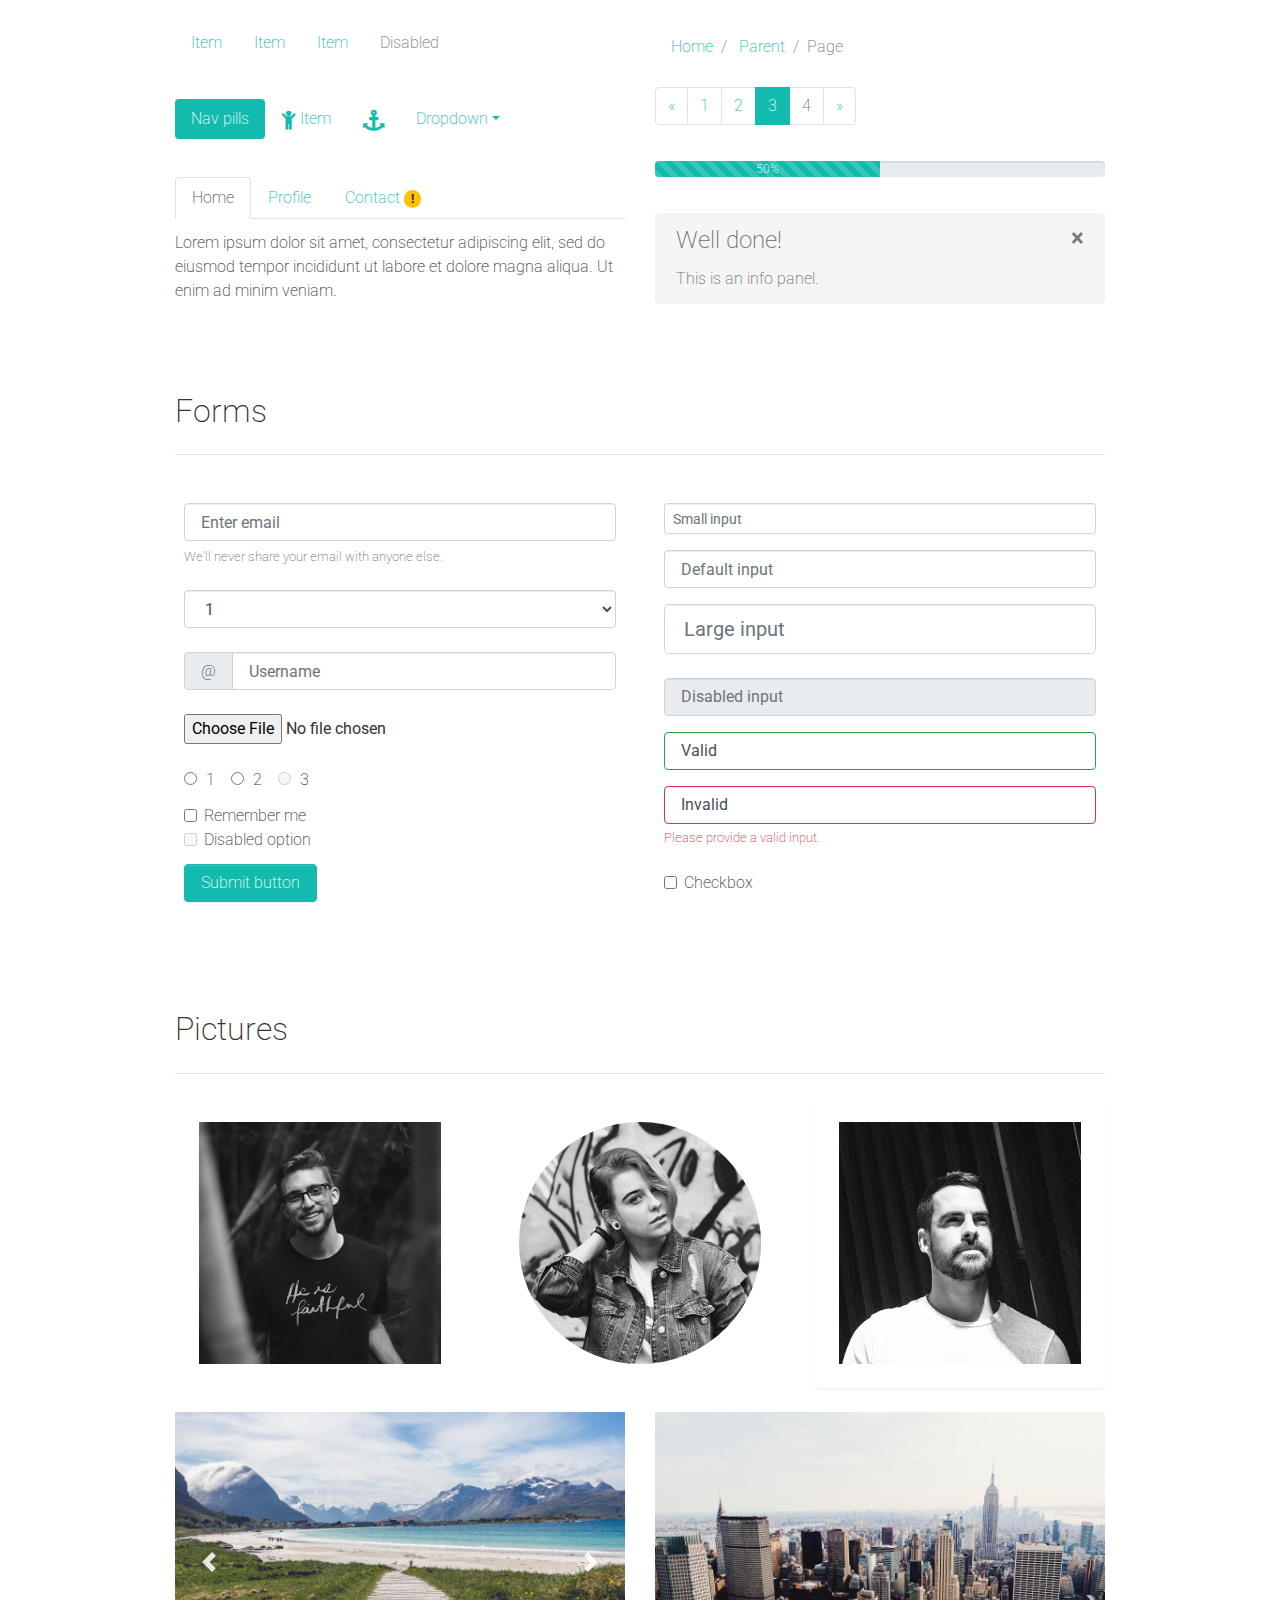
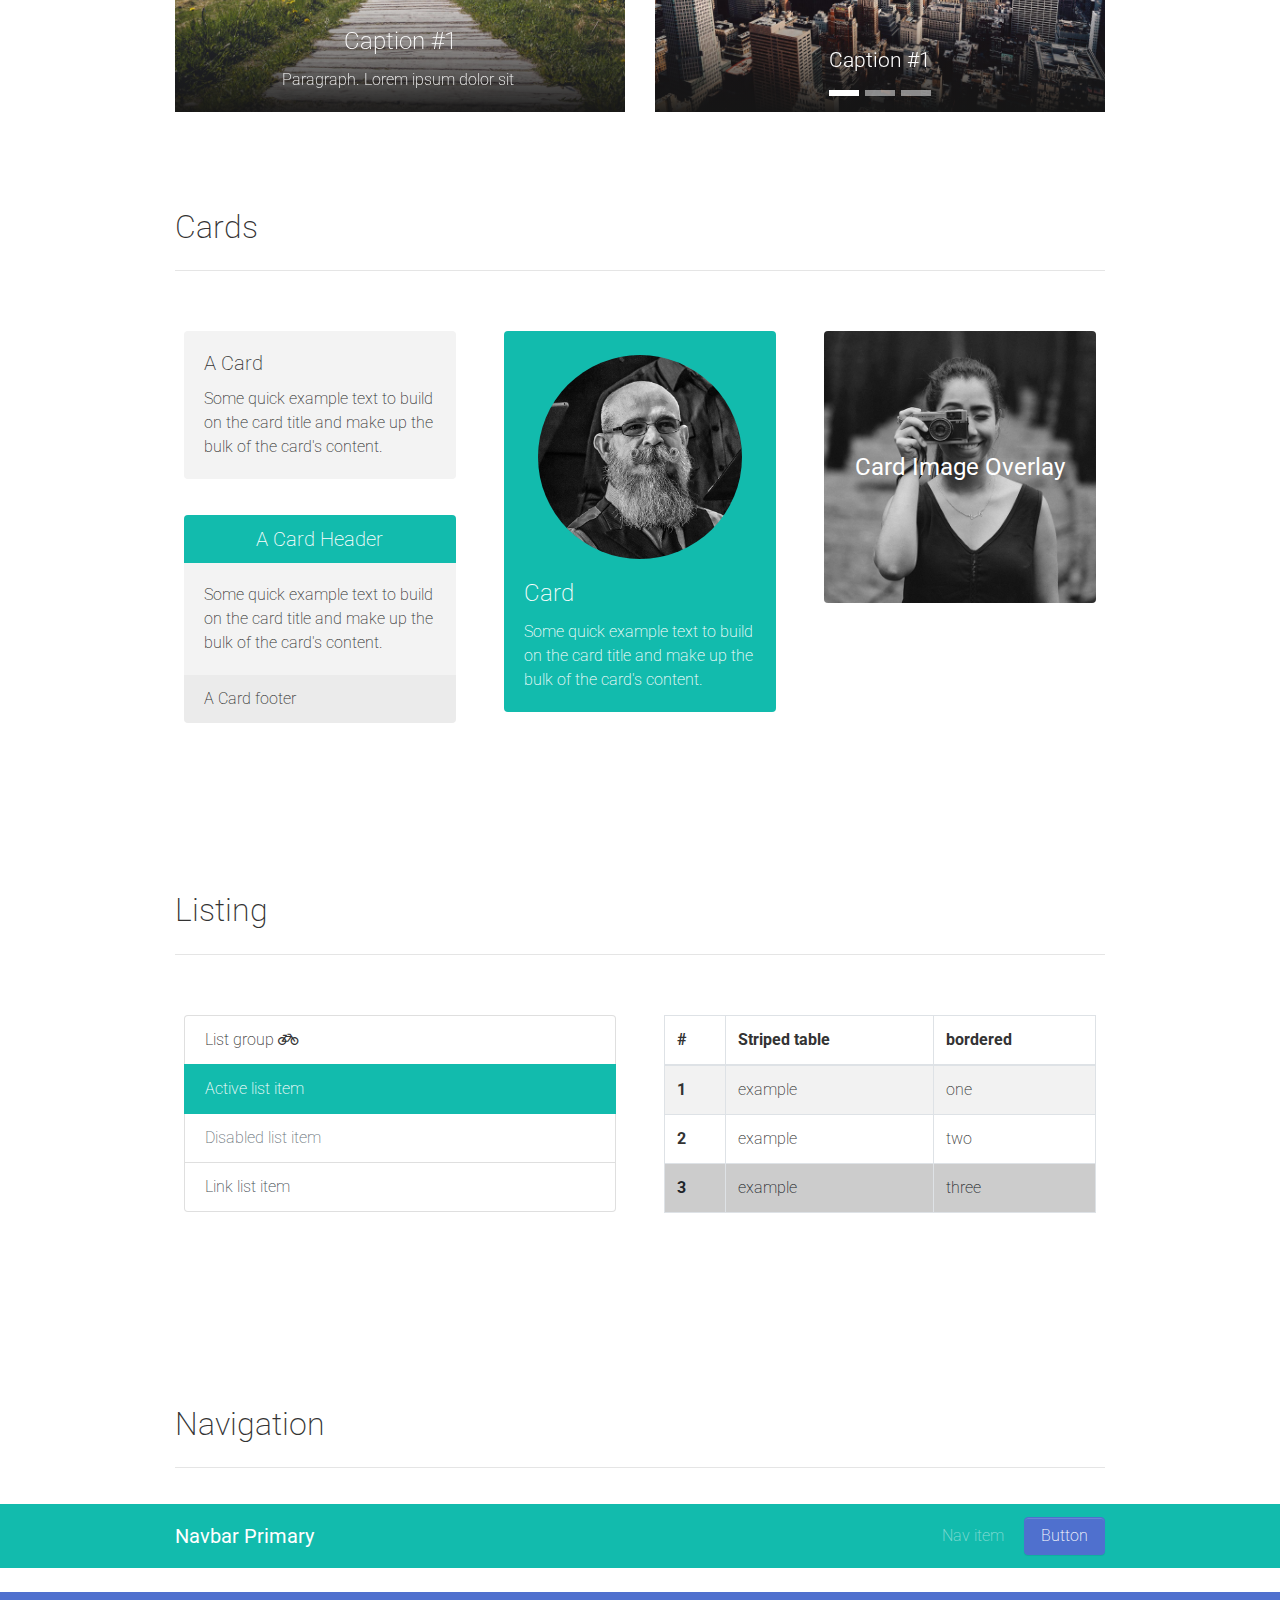
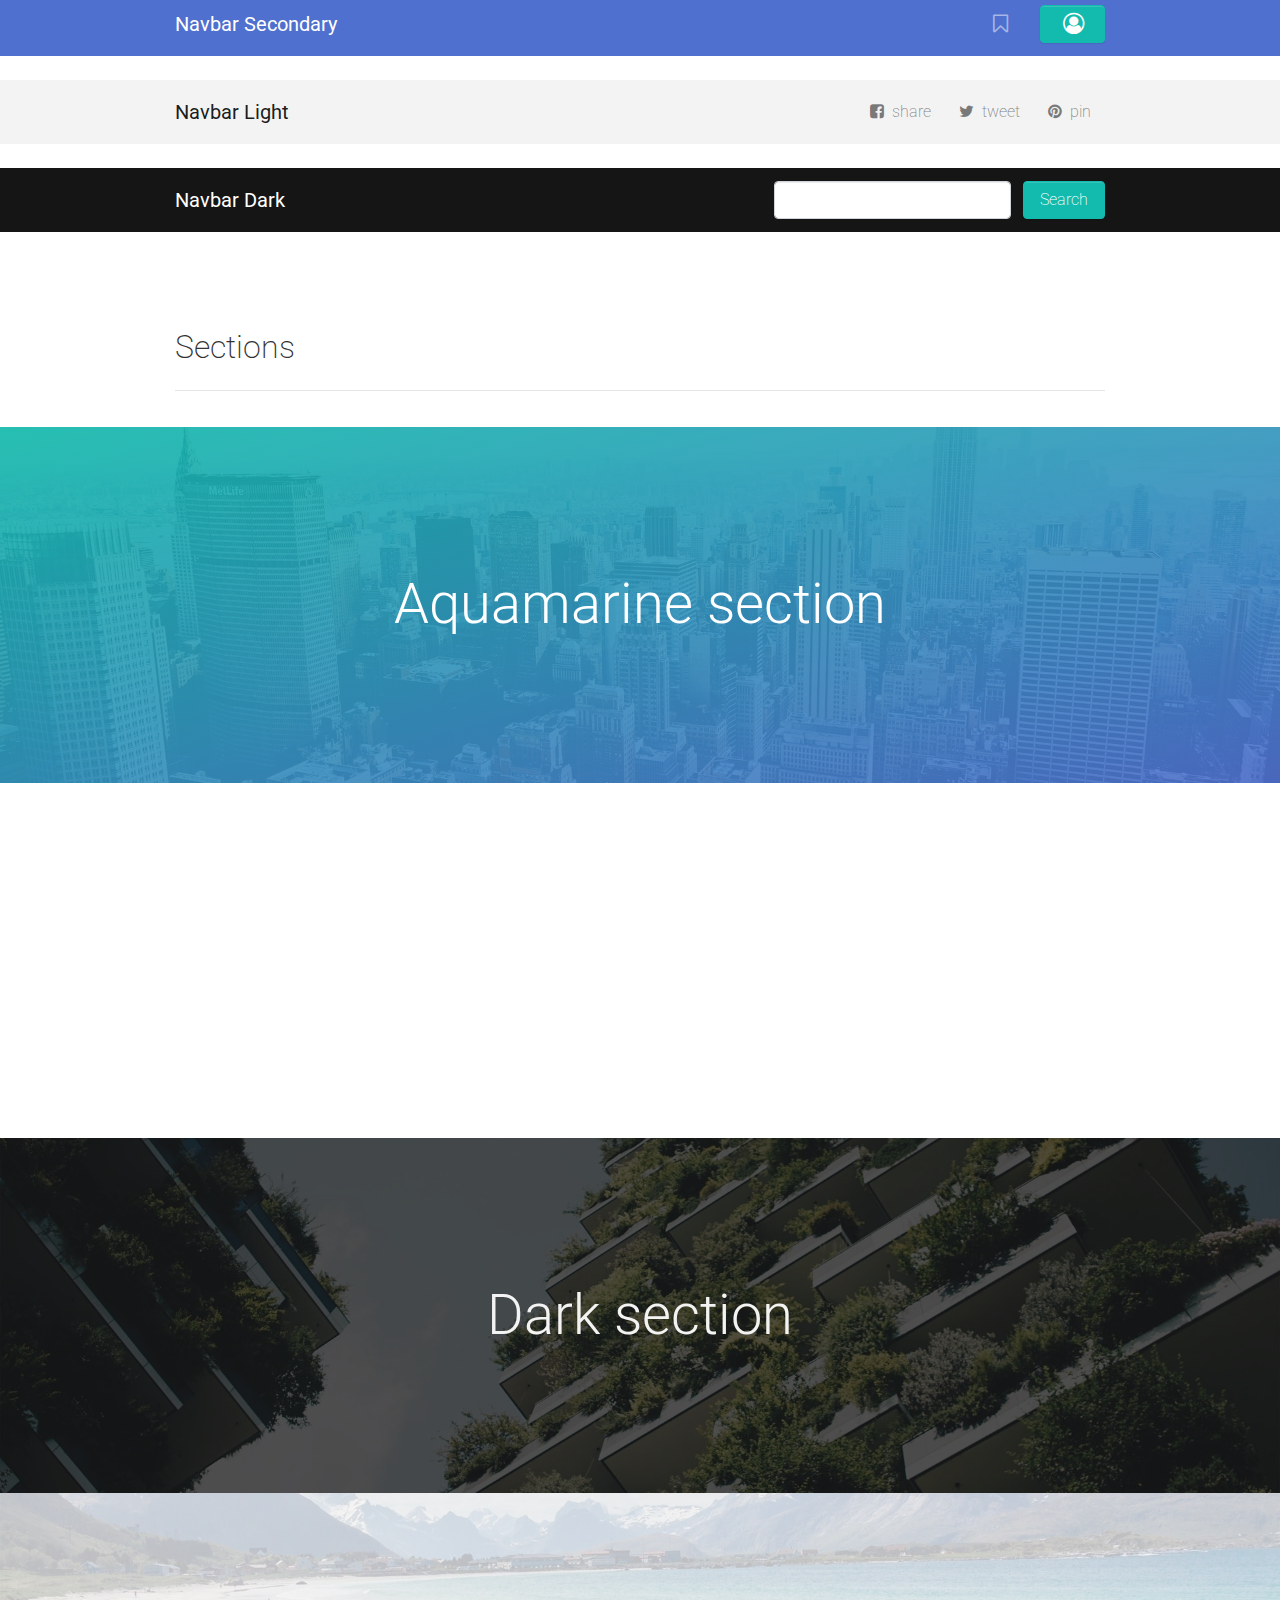
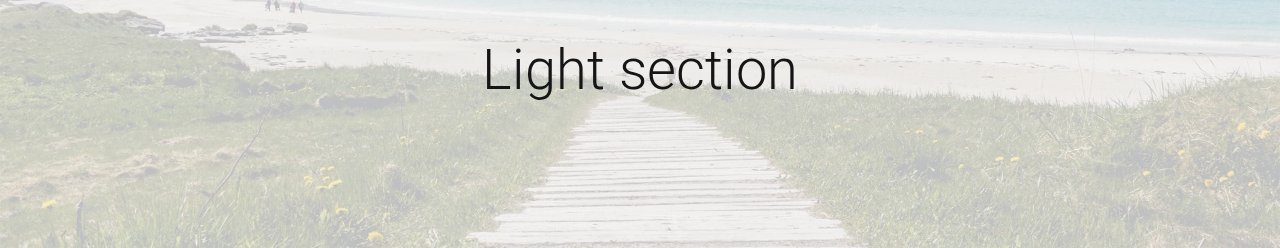
<file: styleguide.html>
<!DOCTYPE html>
<html>

<head>
  <meta charset="utf-8">
  <meta name="viewport" content="width=device-width, initial-scale=1">
  <!-- PAGE settings -->
  <link rel="icon" href="https://templates.pingendo.com/assets/Pingendo_favicon.ico">
  <title>Styleguide</title>
  <meta name="author" content="Pingendo">
  <!-- CSS dependencies -->
  <link rel="stylesheet" href="https://cdnjs.cloudflare.com/ajax/libs/font-awesome/4.7.0/css/font-awesome.min.css" type="text/css">
  <link rel="stylesheet" href="aquamarine.css" type="text/css"> </head>

<body>
  <div class="py-5 text-center">
    <div class="container">
      <div class="row">
        <div class="col-12">
          <h1 class="display-3 text-capitalize">aquamarine style guide</h1>
          <p class="lead text-muted">Components designed to fit nicely together </p>
        </div>
      </div>
    </div>
  </div>
  <div class="py-4">
    <div class="container">
      <div class="row">
        <div class="col-12">
          <h2>Color palette</h2>
          <hr>
          <div class="row text-center">
            <div class="col-md-2 bg-primary m-2">
              <p class="m-0 p-4">Primary</p>
            </div>
            <div class="col-md-2 bg-secondary m-2">
              <p class="m-0 p-4">Secondary</p>
            </div>
            <div class="col-md-2 bg-info m-2">
              <p class="m-0 p-4">Info</p>
            </div>
            <div class="col-md-2 bg-light m-2">
              <p class="m-0 p-4">Light</p>
            </div>
            <div class="col-md-2 bg-dark m-2">
              <p class="m-0 p-4">Dark</p>
            </div>
          </div>
        </div>
      </div>
    </div>
  </div>
  <div class="py-4">
    <div class="container">
      <div class="row">
        <div class="col-12">
          <h2>Typography</h2>
          <hr>
          <h1 class="display-4"> Display </h1>
          <h1>Heading</h1>
          <p class="lead">Lead paragraph </p>
          <p>Paragraph. Lorem ipsum dolor sit amet, consectetur adipiscing elit. <br><i>Italic. Lorem ipsum dolor sit amet, consectetur adipiscing elit.</i> <br><b>Bold. Lorem ipsum dolor sit amet, consectetur adipiscing elit.</b></p>
          <div class="blockquote">
            <p class="mb-0">Blockquoute</p>
            <div class="blockquote-footer">Someone famous in <cite>My memories</cite></div>
          </div>
        </div>
      </div>
    </div>
  </div>
  <div class="py-4">
    <div class="container">
      <div class="row">
        <div class="col-12">
          <h2>Buttons</h2>
          <hr> </div>
      </div>
      <div class="row">
        <div class="col-12"> <a class="btn btn-primary m-2" href="#">Primary</a> <a class="btn btn-secondary m-2" href="#">Secondary</a> <a class="btn btn-info m-2" href="#">Info</a> <a class="btn btn-light m-2" href="#">Light</a> <a class="btn btn-dark m-2" href="#">Dark</a>          <a class="btn btn-link m-2" href="#">Link</a> </div>
      </div>
      <div class="row">
        <div class="col-12"> <a class="btn btn-outline-primary m-2" href="#">Primary</a> <a class="btn btn-outline-secondary m-2" href="#">Secondary</a> <a class="btn btn-outline-info m-2" href="#">Info</a> <a class="btn btn-outline-light m-2" href="#">Light</a> <a class="btn btn-outline-dark m-2"
            href="#">Dark</a> </div>
      </div>
      <div class="row">
        <div class="col-12"> <a class="btn btn-primary m-2" href="" aria-pressed="false" autocomplete="off" data-toggle="button">Toggle</a>
          <div class="btn-group m-2"> <a href="#" class="btn btn-primary">Btn 1</a> <a href="#" class="btn btn-primary">Btn 2</a> <a href="#" class="btn btn-primary">Btn 3</a> </div>
          <div class="btn-group m-2"> <button class="btn btn-primary dropdown-toggle" data-toggle="dropdown">Dropdown </button>
            <div class="dropdown-menu">
              <h6 class="dropdown-header">Dropdown header</h6> <a class="dropdown-item" href="#">Option 1</a> <a class="dropdown-item" href="#">Option 2</a> <a class="dropdown-item disabled" href="#">Disabled option</a>
              <div class="dropdown-divider"></div> <a class="dropdown-item" href="#">Separated link</a> </div>
          </div>
          <div class="btn-group m-2"> <button type="button" class="btn btn-primary" href="#">Split dropdown</button> <button type="button" class="btn dropdown-toggle dropdown-toggle-split btn-primary" data-toggle="dropdown" aria-expanded="false" aria-haspopup="true"></button>
            <div
              class="dropdown-menu"> <a class="dropdown-item" href="#">Action</a> <a class="dropdown-item" href="#">Another action</a> <a class="dropdown-item" href="#">Something else here</a>
              <div class="dropdown-divider"></div> <a class="dropdown-item" href="#">Separated link</a> </div>
        </div>
      </div>
    </div>
    <div class="row">
      <div class="col-12"> <a class="btn btn-primary m-2" href="">Badge<span class="badge badge-secondary ml-1">New!</span></a> <a class="btn btn-primary m-2" href="#"><i class="fa fa-user fa-fw"></i>Icon</a> <a class="btn active btn-primary m-2" href="">Active</a> <a class="btn disabled btn-primary m-2"
          href="">Disabled</a> <a class="btn btn-sm btn-primary m-2" href="">Small</a> <a class="btn btn-primary m-2" href="">Regular</a> <a class="btn btn-lg btn-primary m-2" href="">Large</a> </div>
    </div>
  </div>
  </div>
  <div class="py-4">
    <div class="container">
      <div class="row">
        <div class="col-12">
          <h2>Navs and components</h2>
          <hr> </div>
      </div>
      <div class="row">
        <div class="col-md-6">
          <ul class="nav">
            <li class="nav-item"> <a class="nav-link" href="#">Item</a> </li>
            <li class="nav-item"> <a class="nav-link" href="#">Item</a> </li>
            <li class="nav-item"> <a href="#" class="nav-link">Item</a> </li>
            <li class="nav-item"> <a class="nav-link disabled" href="#">Disabled</a> </li>
          </ul>
          <ul class="nav nav-pills my-4">
            <li class="nav-item"> <a href="#" class="nav-link active">Nav pills</a> </li>
            <li class="nav-item"> <a class="nav-link" href="#"><i class="fa fa-lg fa-child"></i> Item</a> </li>
            <li class="nav-item"> <a class="nav-link" href="#"><i class="fa fa-lg fa-anchor mt-1"></i></a> </li>
            <li class="nav-item dropdown"> <a class="nav-link dropdown-toggle" data-toggle="dropdown" href="#" role="button" aria-haspopup="true" aria-expanded="false">Dropdown</a>
              <div class="dropdown-menu"> <a class="dropdown-item" href="#">Option 1</a> <a class="dropdown-item" href="#">Option 2</a>
                <div class="dropdown-divider"></div> <a class="dropdown-item" href="#">Separated link</a> </div>
            </li>
          </ul>
          <ul class="nav nav-tabs">
            <li class="nav-item"> <a href="#home" class="nav-link active" aria-controls="home" aria-selected="true" data-toggle="tab" id="home-tab" role="tab">Home</a> </li>
            <li class="nav-item"> <a class="nav-link" href="#profile" aria-controls="profile" aria-selected="false" data-toggle="tab" id="profile-tab" role="tab">Profile</a> </li>
            <li class="nav-item"> <a href="#contact" class="nav-link" aria-controls="contact" aria-selected="false" data-toggle="tab" id="contact-tab" role="tab">Contact <span class="badge badge-pill badge-warning">!</span></a> </li>
          </ul>
          <div class="tab-content my-2" id="myTabContent">
            <div class="tab-pane fade show active" id="home" role="tabpanel" aria-labelledby="home-tab">Lorem ipsum dolor sit amet, consectetur adipiscing elit, sed do eiusmod tempor incididunt ut labore et dolore magna aliqua. Ut enim ad minim veniam.</div>
            <div class="tab-pane fade" id="profile" role="tabpanel" aria-labelledby="profile-tab">Quis nostrud exercitation ullamco laboris nisi ut aliquip ex ea commodo consequat. Duis aute irure dolor in reprehenderit in voluptate velit esse cillum dolore eu fugiat nulla pariatur.</div>
            <div class="tab-pane fade" id="contact" role="tabpanel"
              aria-labelledby="contact-tab">Excepteur sint occaecat cupidatat non proident, sunt in culpa qui officia deserunt mollit anim id est laborum. Consectetur adipiscing elit, sed do eiusmod tempor incididunt. </div>
          </div>
        </div>
        <div class="col-md-6">
          <ul class="breadcrumb">
            <li class="breadcrumb-item"> <a href="#">Home</a> </li>
            <li class="breadcrumb-item"> <a href="#">Parent</a> </li>
            <li class="breadcrumb-item active">Page</li>
          </ul>
          <ul class="pagination">
            <li class="page-item"> <a class="page-link" href="#" aria-label="Previous"> <span aria-hidden="true">«</span> <span class="sr-only">Previous</span> </a> </li>
            <li class="page-item"> <a class="page-link" href="#">1</a> </li>
            <li class="page-item"> <a class="page-link" href="#">2</a> </li>
            <li class="page-item active"> <a class="page-link" href="#">3</a> </li>
            <li class="page-item disabled"> <a class="page-link" href="#">4</a> </li>
            <li class="page-item"> <a class="page-link" href="#" aria-label="Next"> <span aria-hidden="true">»</span> <span class="sr-only">Next</span> </a> </li>
          </ul>
          <div class="progress my-4">
            <div class="progress-bar progress-bar-striped" role="progressbar" style="width: 50%" aria-valuenow="50" aria-valuemin="0" aria-valuemax="100">50%</div>
          </div>
          <div class="alert alert-info" role="alert"> <button type="button" class="close" data-dismiss="alert" aria-label="Close">×</button>
            <h4 class="alert-heading">Well done! </h4>
            <p class="mb-0">This is an info panel.</p>
          </div>
        </div>
      </div>
    </div>
  </div>
  <div class="py-4">
    <div class="container">
      <div class="row">
        <div class="col-12">
          <h2>Forms</h2>
          <hr> </div>
      </div>
      <div class="row">
        <div class="col-md-6 p-3">
          <form method="post" action="">
            <div class="form-group mb-1"> <input type="email" name="email" class="form-control" placeholder="Enter email"> </div> <small id="emailHelp" class="form-text text-muted">We'll never share your email with anyone else.</small>
            <div class="form-group my-3"><select class="form-control"><option value="1">1</option><option value="2">2</option><option value="3">3</option></select></div>
            <div class="form-group my-3">
              <div class="input-group">
                <div class="input-group-prepend"><span class="input-group-text" id="basic-addon1">@</span></div> <input type="text" class="form-control" id="inlineFormInputGroup" placeholder="Username"> </div>
            </div>
            <div class="form-group my-3"> <input type="file" class="form-control-file" id="exampleFormControlFile1"> </div>
            <div class="form-check form-check-inline"> <label class="form-check-label">
                <input class="form-check-input" type="radio" value="option1" id="inlineRadio1" name="inlineRadioOptions"> 1
              </label> </div>
            <div class="form-check form-check-inline"> <label class="form-check-label">
                <input class="form-check-input" type="radio" value="option2" id="inlineRadio2" name="inlineRadioOptions"> 2
              </label> </div>
            <div class="form-check form-check-inline disabled"> <label class="form-check-label">
                <input class="form-check-input" type="radio" name="inlineRadioOptions" id="inlineRadio3" value="option3" disabled=""> 3
              </label> </div>
            <div class="form-check mt-2"> <input class="form-check-input" type="checkbox" id="exampleCheck1" value="on"><label class="form-check-label" for="exampleCheck1">Remember me</label></div>
            <div class="form-check disabled"> <label class="form-check-label"> <input class="form-check-input" type="checkbox" value="" disabled=""> Disabled option </label> </div> <button type="submit" class="btn btn-primary my-2">Submit button</button> </form>
        </div>
        <div class="col-md-6 p-3">
          <form class="" method="post" action="">
            <div class="form-group"> <input type="email" class="form-control form-control-sm" placeholder="Small input" name="email"> </div>
            <div class="form-group"> <input type="email" class="form-control" name="email" placeholder="Default input"> </div>
            <div class="form-group"> <input type="text" class="form-control form-control-lg" placeholder="Large input"> </div>
          </form>
          <form class="my-3" method="post" action="">
            <div class="form-group"> <input type="text" class="form-control" placeholder="Disabled input" id="disabledTextInput" disabled=""> </div>
            <div class="form-group"> <input type="text" class="form-control is-valid" placeholder="First name" id="validationServer01" required="" value="Valid"> </div>
            <div class="form-group"> <input type="text" class="form-control is-invalid" placeholder="First name" id="validationServer01" required="" value="Invalid">
              <div class="invalid-feedback">Please provide a valid input.</div>
            </div>
          </form>
          <form>
            <div class="form-group">
              <div class="form-check"> <input class="form-check-input" type="checkbox" id="exampleCheck1" value="on"><label class="form-check-label" for="exampleCheck1">Checkbox</label></div>
            </div>
          </form>
        </div>
      </div>
    </div>
  </div>
  <div class="py-4">
    <div class="container">
      <div class="row">
        <div class="col-md-12">
          <h2>Pictures</h2>
          <hr> </div>
      </div>
      <div class="row text-center">
        <div class="col-md-4"> <img class="img-fluid p-3" src="assets/styleguide/people_1.jpg" alt="Card image"> </div>
        <div class="col-md-4"> <img class="img-fluid rounded-circle p-3" src="assets/styleguide/people_2.jpg" alt="Card image"> </div>
        <div class="col-md-4"> <img class="img-fluid img-thumbnail p-3" src="assets/styleguide/people_3.jpg" alt="Card image"> </div>
      </div>
      <div class="row">
        <div class="col-md-6">
          <div class="carousel slide my-3" data-ride="carousel" id="carousel-1">
            <div class="carousel-inner" role="listbox">
              <div class="carousel-item active"> <img class="d-block img-fluid" src="assets/styleguide/cover_2.jpg" data-holder-rendered="true">
                <div class="carousel-caption">
                  <h4>Caption #1</h4>
                  <p class="mb-0">Paragraph. Lorem ipsum dolor sit&nbsp;</p>
                </div>
              </div>
              <div class="carousel-item"> <img class="d-block img-fluid" src="assets/styleguide/cover_3.jpg" data-holder-rendered="true">
                <div class="carousel-caption">
                  <h4>Caption #2</h4>
                  <p class="mb-0">Paragraph. Lorem ipsum dolor sit&nbsp;</p>
                </div>
              </div>
            </div> <a class="carousel-control-prev" role="#carousel-1" data-slide="prev" href="#carousel-1"> <span class="carousel-control-prev-icon" aria-hidden="true"></span> <span class="sr-only">Previous</span> </a> <a class="carousel-control-next" role="button"
              data-slide="next" href="#carousel-1"> <span class="carousel-control-next-icon" aria-hidden="true"></span> <span class="sr-only">Next</span> </a> </div>
        </div>
        <div class="col-md-6">
          <div class="carousel slide my-3" data-ride="carousel" id="carousel-2" data-interval="5000">
            <ol class="carousel-indicators">
              <li data-target="#carousel-2" data-slide-to="0" class="active">&nbsp;</li>
              <li data-target="#carousel-2" data-slide-to="1">&nbsp;</li>
              <li data-target="#carousel-2" data-slide-to="2">&nbsp;</li>
            </ol>
            <div class="carousel-inner" role="listbox">
              <div class="carousel-item active"> <img class="d-block img-fluid" src="assets/styleguide/cover_1.jpg" data-holder-rendered="true">
                <div class="carousel-caption">
                  <p class="lead">Caption #1</p>
                </div>
              </div>
              <div class="carousel-item"> <img class="d-block img-fluid" src="assets/styleguide/cover_4.jpg" data-holder-rendered="true">
                <div class="carousel-caption">
                  <p class="lead">Caption #2</p>
                </div>
              </div>
            </div>
          </div>
        </div>
      </div>
    </div>
  </div>
  <div class="py-4">
    <div class="container">
      <div class="row">
        <div class="col-12">
          <h2>Cards</h2>
          <hr class="mb-4"> </div>
      </div>
      <div class="row">
        <div class="col-md-4 p-3">
          <div class="card">
            <div class="card-body">
              <h5>A Card</h5>
              <p class="card-text">Some quick example text to build on the card title and make up the bulk of the card's content.</p>
            </div>
          </div>
          <div class="card my-4">
            <div class="card-header bg-primary">
              <h5 class="mb-0 text-center">A Card Header</h5>
            </div>
            <div class="card-body">
              <p class="card-text">Some quick example text to build on the card title and make up the bulk of the card's content.</p>
            </div>
            <div class="card-footer">A Card footer</div>
          </div>
        </div>
        <div class="col-md-4 p-3">
          <div class="bg-primary card"> <img class="img-fluid rounded-circle w-75 mx-auto mt-3" src="assets/styleguide/people_5.jpg" alt="Card image">
            <div class="card-body">
              <h4 class="card-title">Card</h4>
              <p class="card-text">Some quick example text to build on the card title and make up the bulk of the card's content.</p>
            </div>
          </div>
        </div>
        <div class="col-md-4 p-3">
          <div class="card">
            <div class="card-img-overlay align-items-center d-flex">
              <h4 class="w-100 text-center mb-0 text-white"><b>Card Image Overlay</b></h4>
            </div> <img class="img-fluid w-100 rounded" src="assets/styleguide/people_6.jpg" alt="Card image"> </div>
        </div>
      </div>
    </div>
  </div>
  <div class="py-5">
    <div class="container">
      <div class="row">
        <div class="col-12">
          <h2>Listing</h2>
          <hr class="mb-4"> </div>
      </div>
      <div class="row">
        <div class="col-md-6 p-3">
          <ul class="list-group">
            <li class="list-group-item">List group <i class="fa fa-fw fa-bicycle"></i> </li>
            <li class="list-group-item active"> Active list item</li>
            <li class="list-group-item disabled">Disabled list item</li> <a href="#" class="list-group-item list-group-item-action">Link list item</a> </ul>
        </div>
        <div class="col-md-6 p-3">
          <table class="table table-hover table-striped table-bordered">
            <thead class="thead-inverse">
              <tr>
                <th scope="col">#</th>
                <th scope="col">Striped table</th>
                <th scope="col">bordered</th>
              </tr>
            </thead>
            <tbody>
              <tr>
                <th scope="row">1</th>
                <td>example</td>
                <td>one</td>
              </tr>
              <tr>
                <th scope="row">2</th>
                <td>example</td>
                <td>two</td>
              </tr>
              <tr class="bg-info">
                <th scope="row">3</th>
                <td>example</td>
                <td>three</td>
              </tr>
            </tbody>
          </table>
        </div>
      </div>
    </div>
  </div>
  <div class="pt-5">
    <div class="container">
      <div class="row">
        <div class="col-12">
          <h2>Navigation</h2>
          <hr class="mb-4"> </div>
      </div>
    </div>
  </div>
  <nav class="navbar navbar-expand-md navbar-dark bg-primary">
    <div class="container"> <a class="navbar-brand" href="#"><b>Navbar Primary&nbsp;</b></a> <button class="navbar-toggler navbar-toggler-right" type="button" data-toggle="collapse" data-target="#navbarPrimarySupportedContent" aria-controls="navbar2SupportedContent" aria-expanded="false"
        aria-label="Toggle navigation">
      <span class="navbar-toggler-icon"></span> </button>
      <div class="collapse navbar-collapse text-center justify-content-end" id="navbarPrimarySupportedContent">
        <ul class="navbar-nav">
          <li class="nav-item"> <a class="nav-link" href="#"> Nav item</a> </li>
        </ul> <a class="btn navbar-btn ml-2 btn-secondary" href="#"> Button</a> </div>
    </div>
  </nav>
  <nav class="navbar navbar-expand-md navbar-dark bg-secondary my-3">
    <div class="container"> <a class="navbar-brand" href="#"><b>Navbar Secondary</b></a> <button class="navbar-toggler navbar-toggler-right" type="button" data-toggle="collapse" data-target="#navbarSecondarySupportedContent" aria-controls="navbar2SupportedContent" aria-expanded="false"
        aria-label="Toggle navigation">
      <span class="navbar-toggler-icon"></span> </button>
      <div class="collapse navbar-collapse text-center justify-content-end" id="navbarSecondarySupportedContent">
        <ul class="navbar-nav">
          <li class="nav-item mx-2"> <a class="nav-link" href="#"><i class="fa d-inline fa-lg fa-bookmark-o"></i></a> </li>
        </ul> <a class="btn navbar-btn ml-2 text-white btn-primary" href="#"><i class="fa d-inline fa-lg fa-user-circle-o ml-1"></i>&nbsp;</a> </div>
    </div>
  </nav>
  <nav class="navbar navbar-expand-md my-3 navbar-light bg-light">
    <div class="container"> <a class="navbar-brand" href="#"><b>Navbar Light</b></a> <button class="navbar-toggler navbar-toggler-right" type="button" data-toggle="collapse" data-target="#navbarLightSupportedContent" aria-controls="navbar2SupportedContent" aria-expanded="false"
        aria-label="Toggle navigation">
      <span class="navbar-toggler-icon"></span> </button>
      <div class="collapse navbar-collapse text-center justify-content-end" id="navbarLightSupportedContent">
        <ul class="navbar-nav">
          <li class="nav-item mx-1"> <a class="nav-link" href="#"><i class="fa d-inline fa-facebook-square"></i>&nbsp; share</a> </li>
          <li class="nav-item mx-1"> <a class="nav-link" href="#"><i class="fa d-inline fa-twitter"></i>&nbsp; tweet</a> </li>
          <li class="nav-item mx-1"> <a class="nav-link" href="#"><i class="fa d-inline fa-pinterest"></i>&nbsp; pin</a> </li>
        </ul>
      </div>
    </div>
  </nav>
  <nav class="navbar navbar-expand-md my-3 navbar-dark bg-dark">
    <div class="container"> <a class="navbar-brand" href="#"><b>Navbar Dark</b></a> <button class="navbar-toggler navbar-toggler-right" type="button" data-toggle="collapse" data-target="#navbarDarkSupportedContent" aria-controls="navbar2SupportedContent" aria-expanded="false"
        aria-label="Toggle navigation">
      <span class="navbar-toggler-icon"></span> </button>
      <div class="collapse navbar-collapse text-center justify-content-end" id="navbarDarkSupportedContent">
        <ul class="navbar-nav"></ul>
        <form class="form-inline my-2 my-lg-0"> <input class="form-control mr-sm-2" type="text" placeholder="Search"> <button class="btn my-2 my-sm-0 btn-primary" type="submit">Search</button> </form>
      </div>
    </div>
  </nav>
  <div class="pt-5">
    <div class="container">
      <div class="row">
        <div class="col-md-12">
          <h2>Sections</h2>
          <hr class="mb-4"> </div>
      </div>
    </div>
  </div> 
  <div class="py-5 text-center section-aquamarine" style="background-image: url(&quot;assets/styleguide/cover_1.jpg&quot;);">
    <div class="container py-5">
      <div class="row">
        <div class="col-md-12">
          <h1 class="display-4 mb-0">Aquamarine section</h1>
        </div>
      </div>
    </div>
  </div>
  <div class="py-5 text-center section-parallax" style="background-image: url(&quot;assets/styleguide/cover_4.jpg&quot;);">
    <div class="container py-5">
      <div class="row">
        <div class="col-md-6 mx-auto">
          <h1 class="display-4 mb-0 text-white">Parallax</h1>
        </div>
      </div>
    </div>
  </div>
  <div class="py-5 text-center section-dark" style="background-image: url(&quot;assets/styleguide/cover_3.jpg&quot;);">
    <div class="container py-5">
      <div class="row">
        <div class="col-md-12">
          <h1 class="display-4 mb-0">Dark section</h1>
        </div>
      </div>
    </div>
  </div>
  <div class="py-5 text-center section-light" style="background-image: url(&quot;assets/styleguide/cover_2.jpg&quot;);">
    <div class="container py-5">
      <div class="row">
        <div class="col-md-12">
          <h1 class="display-4 mb-0">Light section</h1>
        </div>
      </div>
    </div>
  </div>
  <script src="http://code.jquery.com/jquery-3.2.1.js" integrity="sha256-DZAnKJ/6XZ9si04Hgrsxu/8s717jcIzLy3oi35EouyE=" crossorigin="anonymous"></script>
  <script src="https://cdnjs.cloudflare.com/ajax/libs/popper.js/1.12.9/umd/popper.min.js" integrity="sha384-ApNbgh9B+Y1QKtv3Rn7W3mgPxhU9K/ScQsAP7hUibX39j7fakFPskvXusvfa0b4Q" crossorigin="anonymous"></script>
  <script src="https://maxcdn.bootstrapcdn.com/bootstrap/4.0.0/js/bootstrap.min.js" integrity="sha384-JZR6Spejh4U02d8jOt6vLEHfe/JQGiRRSQQxSfFWpi1MquVdAyjUar5+76PVCmYl" crossorigin="anonymous"></script>



  <script src="https://code.jquery.com/jquery-3.3.1.min.js"></script>
  <script src="https://cdnjs.cloudflare.com/ajax/libs/popper.js/1.14.3/umd/popper.min.js" integrity="sha384-ZMP7rVo3mIykV+2+9J3UJ46jBk0WLaUAdn689aCwoqbBJiSnjAK/l8WvCWPIPm49" crossorigin="anonymous"></script>
  <script src="https://stackpath.bootstrapcdn.com/bootstrap/4.1.3/js/bootstrap.min.js" integrity="sha384-ChfqqxuZUCnJSK3+MXmPNIyE6ZbWh2IMqE241rYiqJxyMiZ6OW/JmZQ5stwEULTy" crossorigin="anonymous"></script>
</body>

</html>
</file>
